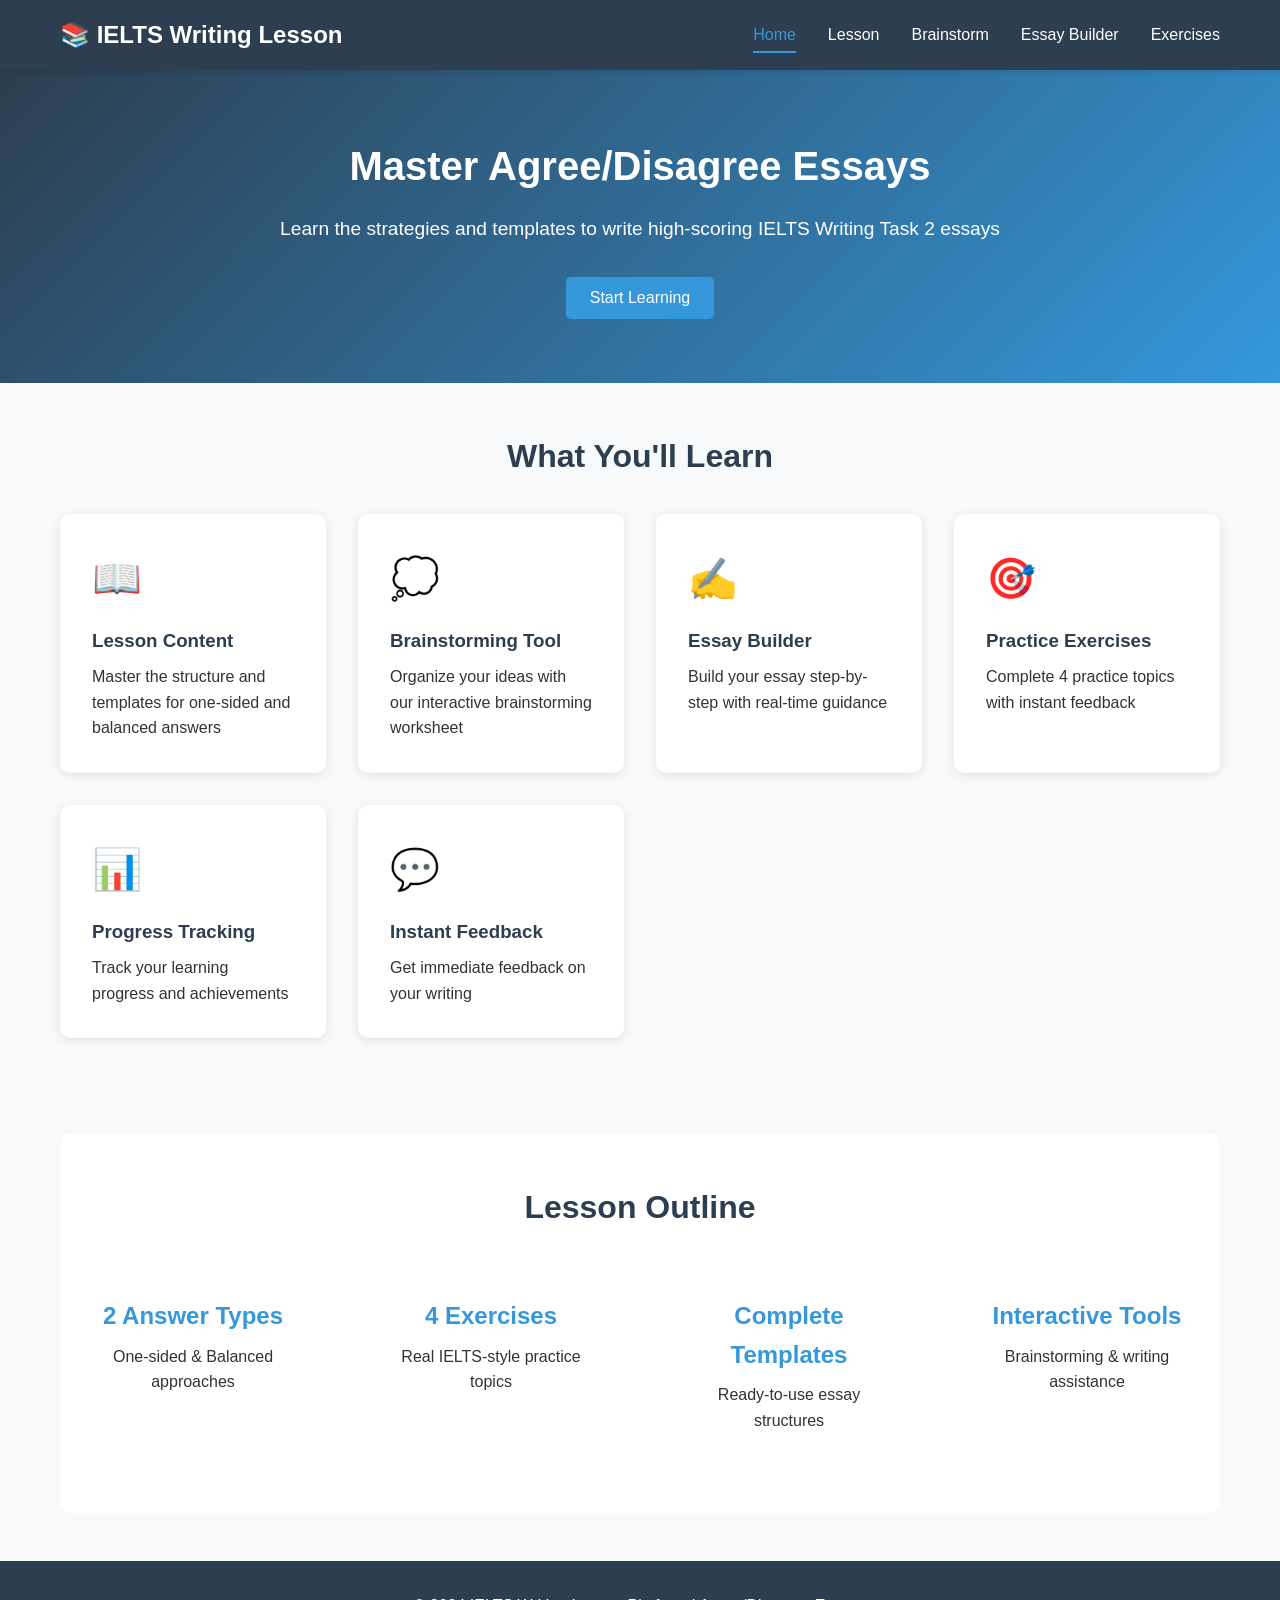
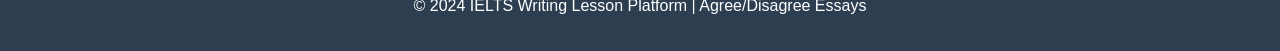
<file: index.html>
<!DOCTYPE html>
<html lang="en">
<head>
    <meta charset="UTF-8">
    <meta name="viewport" content="width=device-width, initial-scale=1.0">
    <title>IELTS Writing - Agree/Disagree Essay</title>
    <link rel="stylesheet" href="css/style.css">
</head>
<body>
    <nav class="navbar">
        <div class="container">
            <div class="logo">📚 IELTS Writing Lesson</div>
            <ul class="nav-menu">
                <li><a href="#" class="active">Home</a></li>
                <li><a href="pages/lesson.html">Lesson</a></li>
                <li><a href="pages/brainstorm.html">Brainstorm</a></li>
                <li><a href="pages/essay-builder.html">Essay Builder</a></li>
                <li><a href="pages/exercises.html">Exercises</a></li>
            </ul>
        </div>
    </nav>

    <header class="hero">
        <div class="container">
            <h1>Master Agree/Disagree Essays</h1>
            <p>Learn the strategies and templates to write high-scoring IELTS Writing Task 2 essays</p>
            <button class="btn btn-primary" onclick="location.href='pages/lesson.html'">Start Learning</button>
        </div>
    </header>

    <main class="container">
        <section class="features">
            <h2>What You'll Learn</h2>
            <div class="feature-grid">
                <div class="feature-card">
                    <div class="icon">📖</div>
                    <h3>Lesson Content</h3>
                    <p>Master the structure and templates for one-sided and balanced answers</p>
                </div>
                <div class="feature-card">
                    <div class="icon">💭</div>
                    <h3>Brainstorming Tool</h3>
                    <p>Organize your ideas with our interactive brainstorming worksheet</p>
                </div>
                <div class="feature-card">
                    <div class="icon">✍️</div>
                    <h3>Essay Builder</h3>
                    <p>Build your essay step-by-step with real-time guidance</p>
                </div>
                <div class="feature-card">
                    <div class="icon">🎯</div>
                    <h3>Practice Exercises</h3>
                    <p>Complete 4 practice topics with instant feedback</p>
                </div>
                <div class="feature-card">
                    <div class="icon">📊</div>
                    <h3>Progress Tracking</h3>
                    <p>Track your learning progress and achievements</p>
                </div>
                <div class="feature-card">
                    <div class="icon">💬</div>
                    <h3>Instant Feedback</h3>
                    <p>Get immediate feedback on your writing</p>
                </div>
            </div>
        </section>

        <section class="quick-stats">
            <h2>Lesson Outline</h2>
            <div class="stats-grid">
                <div class="stat">
                    <h4>2 Answer Types</h4>
                    <p>One-sided & Balanced approaches</p>
                </div>
                <div class="stat">
                    <h4>4 Exercises</h4>
                    <p>Real IELTS-style practice topics</p>
                </div>
                <div class="stat">
                    <h4>Complete Templates</h4>
                    <p>Ready-to-use essay structures</p>
                </div>
                <div class="stat">
                    <h4>Interactive Tools</h4>
                    <p>Brainstorming & writing assistance</p>
                </div>
            </div>
        </section>
    </main>

    <footer class="footer">
        <div class="container">
            <p>&copy; 2024 IELTS Writing Lesson Platform | Agree/Disagree Essays</p>
        </div>
    </footer>

    <script src="js/main.js"></script>
</body>
</html>
</file>
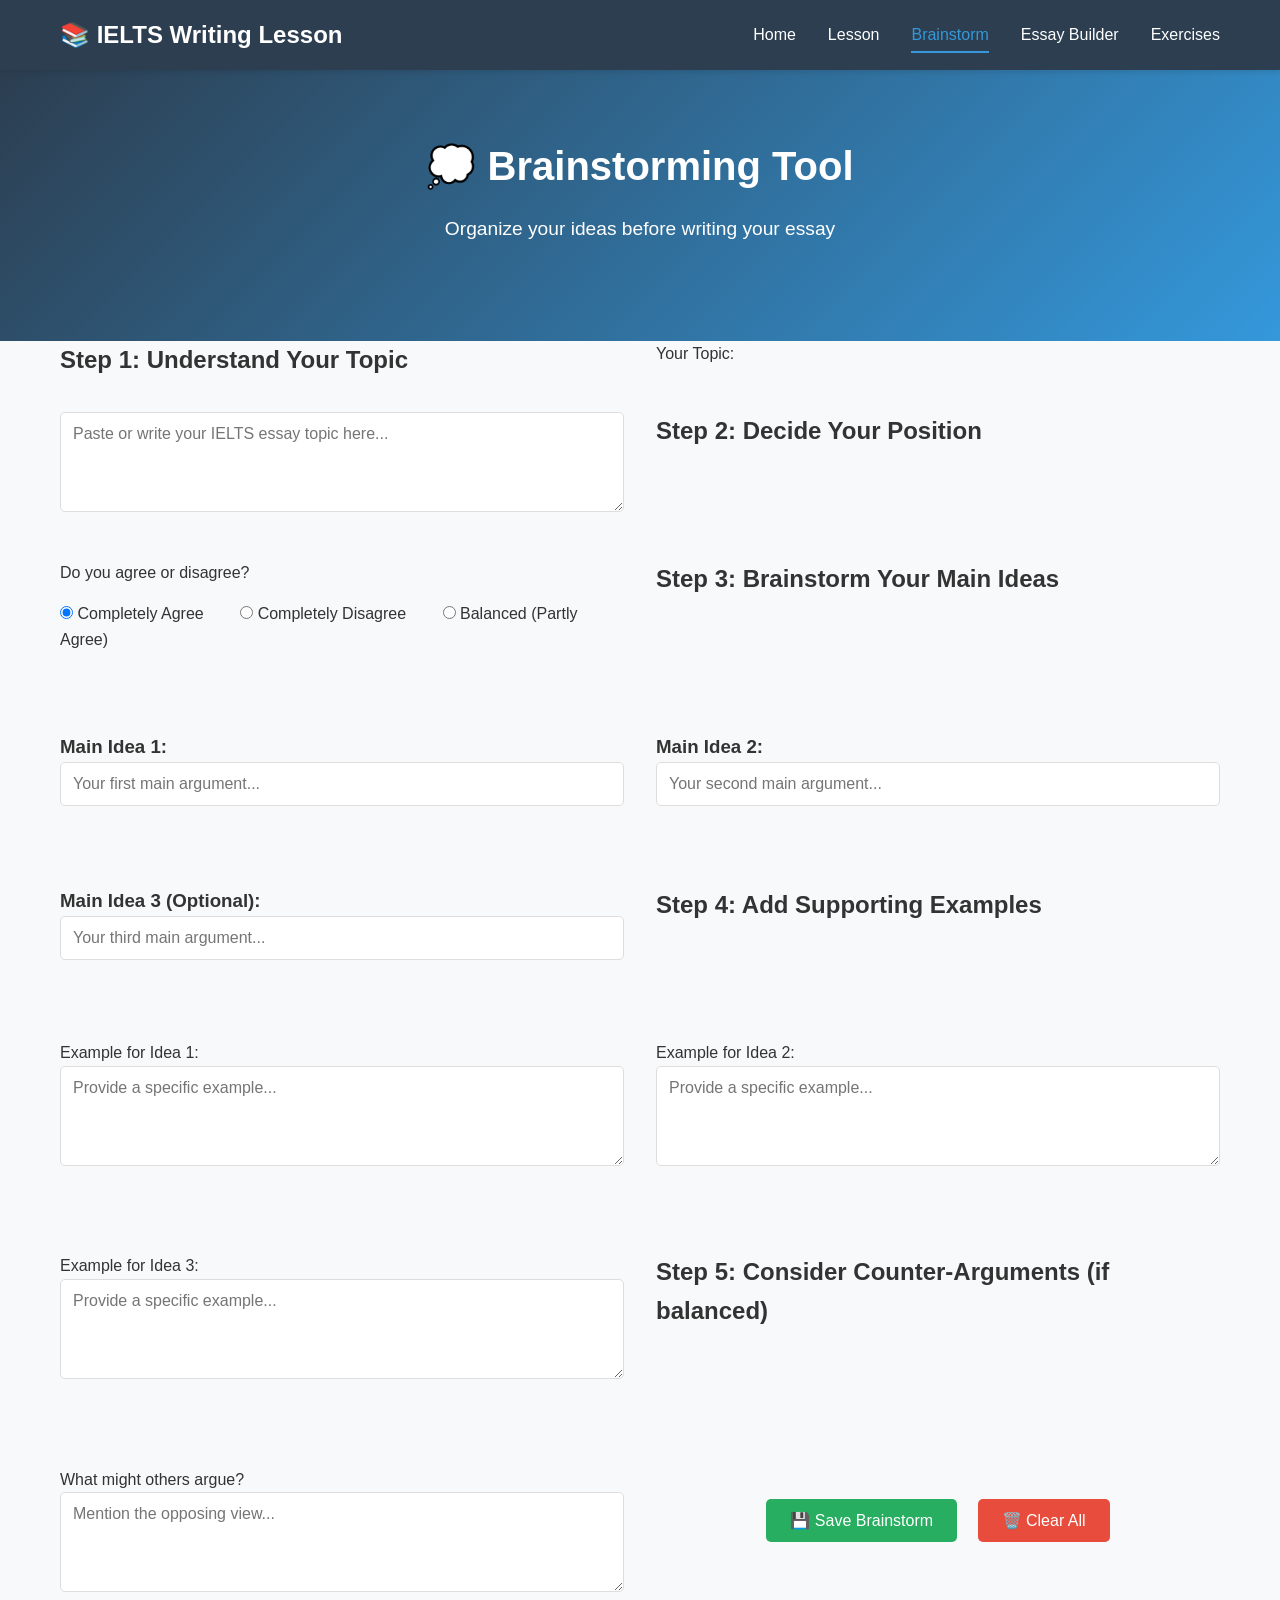
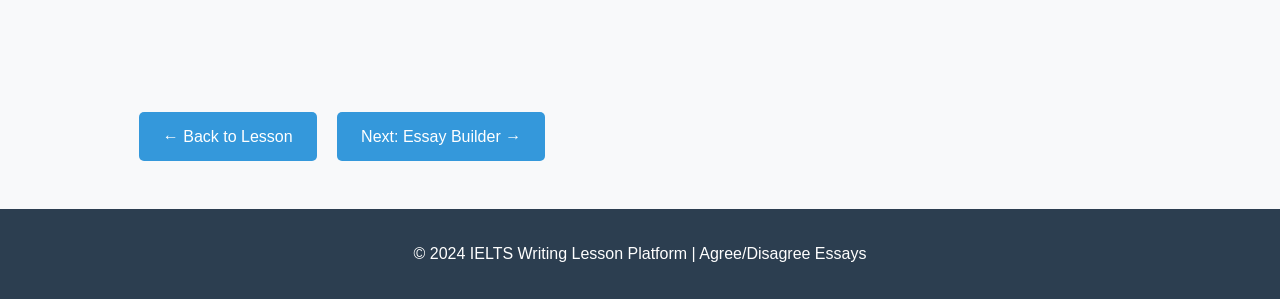
<file: pages/brainstorm.html>
<!DOCTYPE html>
<html lang="en">
<head>
    <meta charset="UTF-8">
    <meta name="viewport" content="width=device-width, initial-scale=1.0">
    <title>Brainstorm Tool - IELTS Writing</title>
    <link rel="stylesheet" href="../css/style.css">
</head>
<body>
    <nav class="navbar">
        <div class="container">
            <div class="logo">📚 IELTS Writing Lesson</div>
            <ul class="nav-menu">
                <li><a href="../index.html">Home</a></li>
                <li><a href="lesson.html">Lesson</a></li>
                <li><a href="brainstorm.html" class="active">Brainstorm</a></li>
                <li><a href="essay-builder.html">Essay Builder</a></li>
                <li><a href="exercises.html">Exercises</a></li>
            </ul>
        </div>
    </nav>

    <header class="hero">
        <div class="container">
            <h1>💭 Brainstorming Tool</h1>
            <p>Organize your ideas before writing your essay</p>
        </div>
    </header>

    <main class="container">
        <div class="brainstorm-container">
            <h2>Step 1: Understand Your Topic</h2>
            <label>Your Topic:</label>
            <textarea id="topic-input" placeholder="Paste or write your IELTS essay topic here..."></textarea>

            <h2>Step 2: Decide Your Position</h2>
            <div style="margin-bottom: 2rem;">
                <label>Do you agree or disagree?</label>
                <div style="margin: 1rem 0;">
                    <label style="margin-right: 2rem;">
                        <input type="radio" name="opinion" value="agree" checked> Completely Agree
                    </label>
                    <label style="margin-right: 2rem;">
                        <input type="radio" name="opinion" value="disagree"> Completely Disagree
                    </label>
                    <label>
                        <input type="radio" name="opinion" value="balanced"> Balanced (Partly Agree)
                    </label>
                </div>
            </div>

            <h2>Step 3: Brainstorm Your Main Ideas</h2>
            <div style="margin-bottom: 2rem;">
                <h3>Main Idea 1:</h3>
                <input type="text" class="brainstorm-input" id="idea1" placeholder="Your first main argument...">
            </div>

            <div style="margin-bottom: 2rem;">
                <h3>Main Idea 2:</h3>
                <input type="text" class="brainstorm-input" id="idea2" placeholder="Your second main argument...">
            </div>

            <div style="margin-bottom: 2rem;">
                <h3>Main Idea 3 (Optional):</h3>
                <input type="text" class="brainstorm-input" id="idea3" placeholder="Your third main argument...">
            </div>

            <h2>Step 4: Add Supporting Examples</h2>
            <div style="margin-bottom: 2rem;">
                <label>Example for Idea 1:</label>
                <textarea id="example1" placeholder="Provide a specific example..."></textarea>
            </div>

            <div style="margin-bottom: 2rem;">
                <label>Example for Idea 2:</label>
                <textarea id="example2" placeholder="Provide a specific example..."></textarea>
            </div>

            <div style="margin-bottom: 2rem;">
                <label>Example for Idea 3:</label>
                <textarea id="example3" placeholder="Provide a specific example..."></textarea>
            </div>

            <h2>Step 5: Consider Counter-Arguments (if balanced)</h2>
            <div style="margin-bottom: 2rem;">
                <label>What might others argue?</label>
                <textarea id="counter-arg" placeholder="Mention the opposing view..."></textarea>
            </div>

            <div style="text-align: center; margin: 2rem 0;">
                <button class="btn btn-secondary" onclick="saveBrainstorm()">💾 Save Brainstorm</button>
                <button class="btn btn-danger" onclick="clearBrainstorm()" style="margin-left: 1rem;">🗑️ Clear All</button>
            </div>

            <div style="text-align: center; margin-top: 2rem;">
                <a href="lesson.html" class="btn btn-primary">← Back to Lesson</a>
                <a href="essay-builder.html" class="btn btn-primary" style="margin-left: 1rem;">Next: Essay Builder →</a>
            </div>
        </div>
    </main>

    <footer class="footer">
        <div class="container">
            <p>&copy; 2024 IELTS Writing Lesson Platform | Agree/Disagree Essays</p>
        </div>
    </footer>

    <script src="../js/main.js"></script>
    <script>
        // Load brainstorm from localStorage
        function loadBrainstorm() {
            const saved = localStorage.getItem('brainstorm');
            if (saved) {
                const data = JSON.parse(saved);
                document.getElementById('topic-input').value = data.topic || '';
                document.getElementById('idea1').value = data.idea1 || '';
                document.getElementById('idea2').value = data.idea2 || '';
                document.getElementById('idea3').value = data.idea3 || '';
                document.getElementById('example1').value = data.example1 || '';
                document.getElementById('example2').value = data.example2 || '';
                document.getElementById('example3').value = data.example3 || '';
                document.getElementById('counter-arg').value = data.counterArg || '';
                
                const opinionRadios = document.querySelectorAll('input[name="opinion"]');
                opinionRadios.forEach(radio => {
                    if (radio.value === data.opinionType) {
                        radio.checked = true;
                    }
                });
            }
        }

        // Save brainstorm to localStorage
        function saveBrainstorm() {
            const brainstormData = {
                topic: document.getElementById('topic-input').value,
                opinionType: document.querySelector('input[name="opinion"]:checked').value,
                idea1: document.getElementById('idea1').value,
                idea2: document.getElementById('idea2').value,
                idea3: document.getElementById('idea3').value,
                example1: document.getElementById('example1').value,
                example2: document.getElementById('example2').value,
                example3: document.getElementById('example3').value,
                counterArg: document.getElementById('counter-arg').value
            };
            
            localStorage.setItem('brainstorm', JSON.stringify(brainstormData));
            alert('✅ Brainstorm saved successfully!');
            updateProgress('brainstorm');
        }

        // Clear brainstorm
        function clearBrainstorm() {
            if (confirm('Are you sure you want to clear everything?')) {
                document.getElementById('topic-input').value = '';
                document.getElementById('idea1').value = '';
                document.getElementById('idea2').value = '';
                document.getElementById('idea3').value = '';
                document.getElementById('example1').value = '';
                document.getElementById('example2').value = '';
                document.getElementById('example3').value = '';
                document.getElementById('counter-arg').value = '';
                localStorage.removeItem('brainstorm');
                alert('✅ Cleared!');
            }
        }

        // Load on page load
        window.addEventListener('load', loadBrainstorm);
    </script>
</body>
</html>
</file>
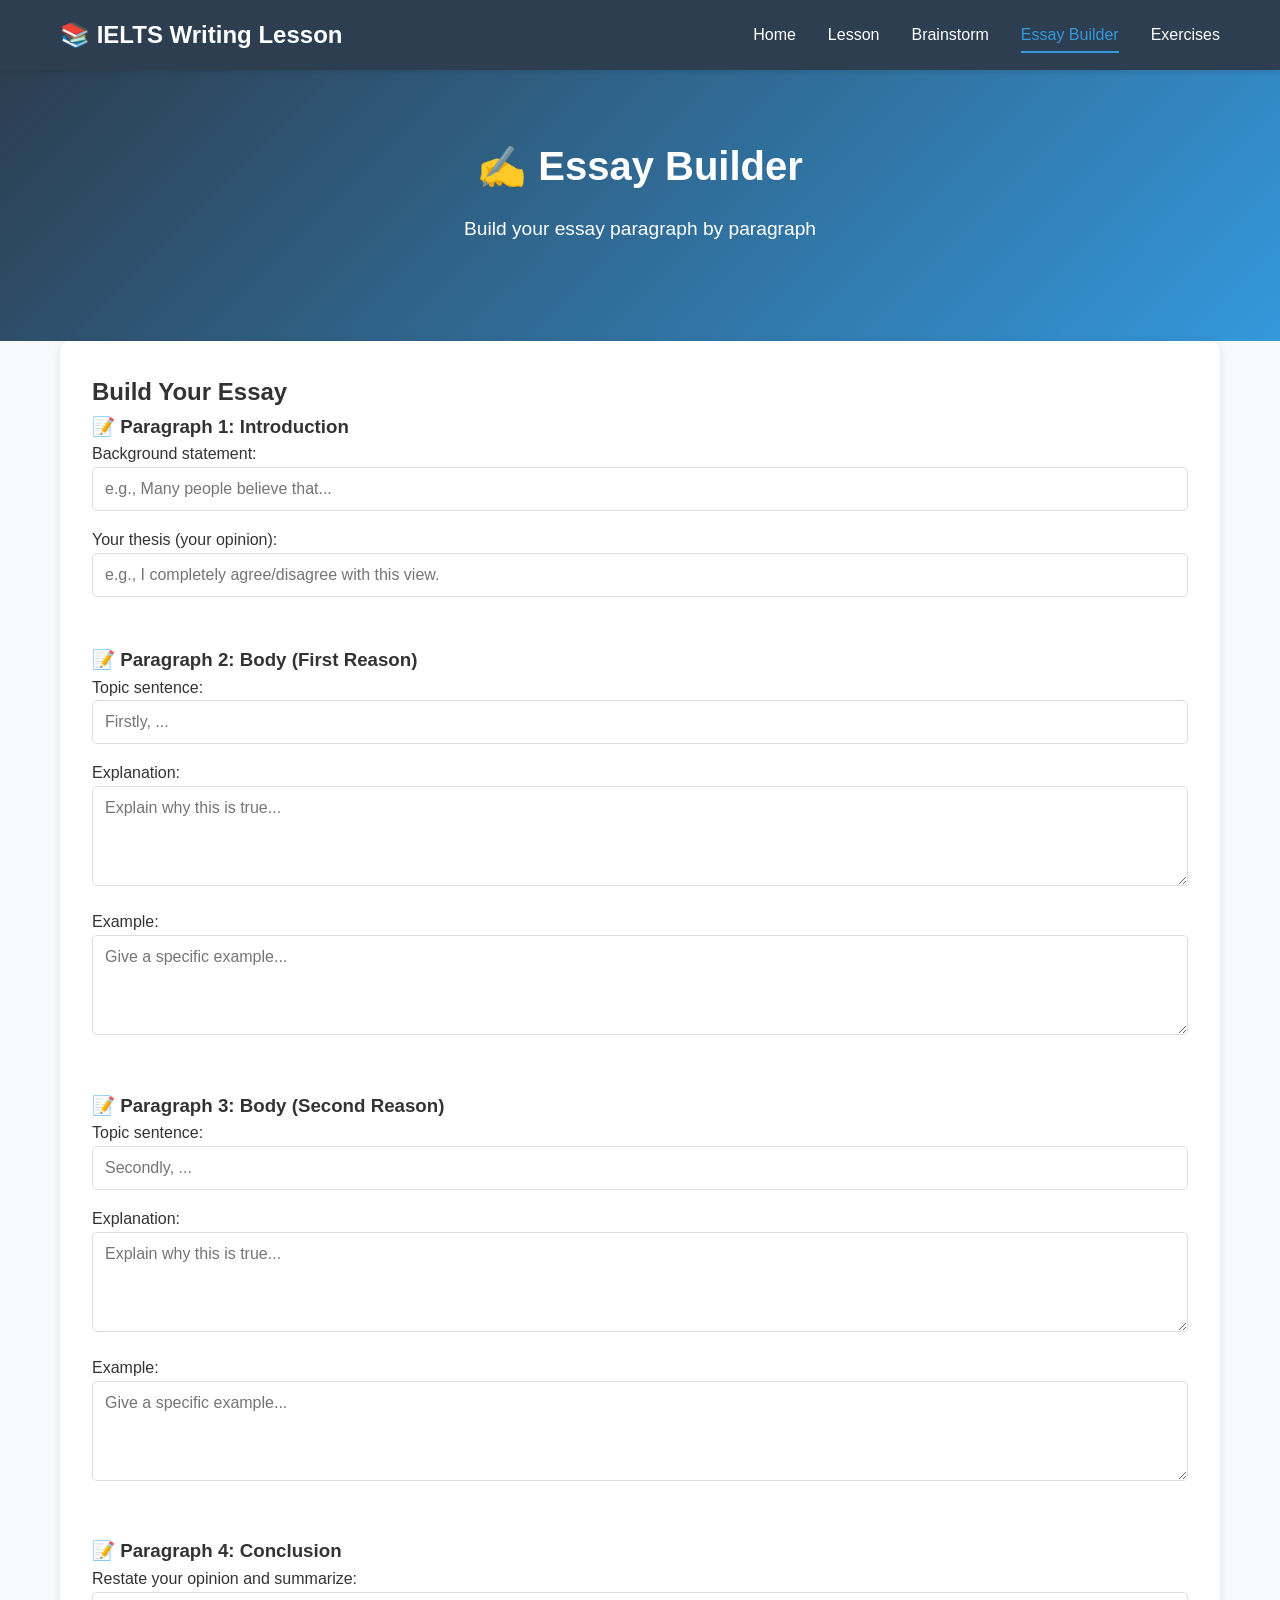
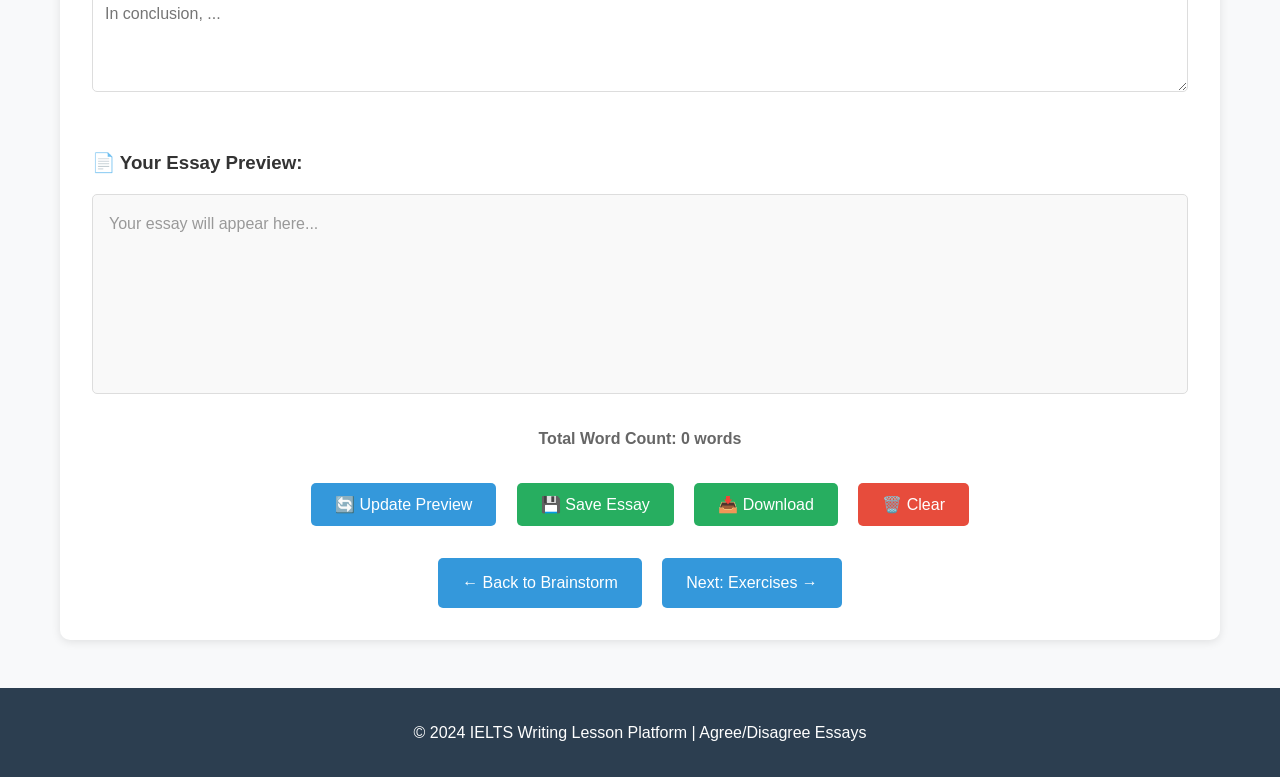
<file: pages/essay-builder.html>
<!DOCTYPE html>
<html lang="en">
<head>
    <meta charset="UTF-8">
    <meta name="viewport" content="width=device-width, initial-scale=1.0">
    <title>Essay Builder - IELTS Writing</title>
    <link rel="stylesheet" href="../css/style.css">
</head>
<body>
    <nav class="navbar">
        <div class="container">
            <div class="logo">📚 IELTS Writing Lesson</div>
            <ul class="nav-menu">
                <li><a href="../index.html">Home</a></li>
                <li><a href="lesson.html">Lesson</a></li>
                <li><a href="brainstorm.html">Brainstorm</a></li>
                <li><a href="essay-builder.html" class="active">Essay Builder</a></li>
                <li><a href="exercises.html">Exercises</a></li>
            </ul>
        </div>
    </nav>

    <header class="hero">
        <div class="container">
            <h1>✍️ Essay Builder</h1>
            <p>Build your essay paragraph by paragraph</p>
        </div>
    </header>

    <main class="container">
        <div class="essay-builder">
            <h2>Build Your Essay</h2>

            <!-- Paragraph 1: Introduction -->
            <div style="margin-bottom: 2rem;">
                <h3>📝 Paragraph 1: Introduction</h3>
                <label>Background statement:</label>
                <input type="text" class="brainstorm-input" id="intro-bg" placeholder="e.g., Many people believe that...">
                
                <label>Your thesis (your opinion):</label>
                <input type="text" class="brainstorm-input" id="intro-thesis" placeholder="e.g., I completely agree/disagree with this view.">
            </div>

            <!-- Paragraph 2: Body 1 -->
            <div style="margin-bottom: 2rem;">
                <h3>📝 Paragraph 2: Body (First Reason)</h3>
                <label>Topic sentence:</label>
                <input type="text" class="brainstorm-input" id="para1-topic" placeholder="Firstly, ...">
                
                <label>Explanation:</label>
                <textarea id="para1-explain" placeholder="Explain why this is true..."></textarea>
                
                <label>Example:</label>
                <textarea id="para1-example" placeholder="Give a specific example..."></textarea>
            </div>

            <!-- Paragraph 3: Body 2 -->
            <div style="margin-bottom: 2rem;">
                <h3>📝 Paragraph 3: Body (Second Reason)</h3>
                <label>Topic sentence:</label>
                <input type="text" class="brainstorm-input" id="para2-topic" placeholder="Secondly, ...">
                
                <label>Explanation:</label>
                <textarea id="para2-explain" placeholder="Explain why this is true..."></textarea>
                
                <label>Example:</label>
                <textarea id="para2-example" placeholder="Give a specific example..."></textarea>
            </div>

            <!-- Paragraph 4: Conclusion -->
            <div style="margin-bottom: 2rem;">
                <h3>📝 Paragraph 4: Conclusion</h3>
                <label>Restate your opinion and summarize:</label>
                <textarea id="conclusion" placeholder="In conclusion, ..."></textarea>
            </div>

            <!-- Essay Preview -->
            <div style="margin-bottom: 2rem;">
                <h3>📄 Your Essay Preview:</h3>
                <div class="essay-preview" id="essay-preview" style="border: 1px solid #ddd; padding: 1rem; min-height: 200px; background-color: #f9f9f9;">
                    <p style="color: #999;">Your essay will appear here...</p>
                </div>
            </div>

            <!-- Word Count -->
            <div style="text-align: center; margin-bottom: 2rem; color: #666;">
                <strong>Total Word Count: <span id="total-words">0</span> words</strong>
            </div>

            <!-- Action Buttons -->
            <div style="text-align: center; margin-bottom: 2rem;">
                <button class="btn btn-primary" onclick="updatePreview()">🔄 Update Preview</button>
                <button class="btn btn-secondary" onclick="saveEssay()" style="margin-left: 1rem;">💾 Save Essay</button>
                <button class="btn btn-secondary" onclick="downloadEssay()" style="margin-left: 1rem;">📥 Download</button>
                <button class="btn btn-danger" onclick="clearEssay()" style="margin-left: 1rem;">🗑️ Clear</button>
            </div>

            <div style="text-align: center; margin-top: 2rem;">
                <a href="brainstorm.html" class="btn btn-primary">← Back to Brainstorm</a>
                <a href="exercises.html" class="btn btn-primary" style="margin-left: 1rem;">Next: Exercises →</a>
            </div>
        </div>
    </main>

    <footer class="footer">
        <div class="container">
            <p>&copy; 2024 IELTS Writing Lesson Platform | Agree/Disagree Essays</p>
        </div>
    </footer>

    <script src="../js/main.js"></script>
    <script>
        // Word counter
        function countWords(text) {
            return text.trim().split(/\s+/).filter(word => word.length > 0).length;
        }

        // Update preview
        function updatePreview() {
            const introBg = document.getElementById('intro-bg').value;
            const introThesis = document.getElementById('intro-thesis').value;
            const para1Topic = document.getElementById('para1-topic').value;
            const para1Explain = document.getElementById('para1-explain').value;
            const para1Example = document.getElementById('para1-example').value;
            const para2Topic = document.getElementById('para2-topic').value;
            const para2Explain = document.getElementById('para2-explain').value;
            const para2Example = document.getElementById('para2-example').value;
            const conclusion = document.getElementById('conclusion').value;

            let essay = '';
            
            if (introBg || introThesis) {
                essay += `<p><strong>Introduction:</strong> ${introBg} ${introThesis}</p>`;
            }
            
            if (para1Topic || para1Explain || para1Example) {
                essay += `<p><strong>First Reason:</strong> ${para1Topic} ${para1Explain} ${para1Example}</p>`;
            }
            
            if (para2Topic || para2Explain || para2Example) {
                essay += `<p><strong>Second Reason:</strong> ${para2Topic} ${para2Explain} ${para2Example}</p>`;
            }
            
            if (conclusion) {
                essay += `<p><strong>Conclusion:</strong> ${conclusion}</p>`;
            }

            const totalText = introBg + introThesis + para1Topic + para1Explain + para1Example + para2Topic + para2Explain + para2Example + conclusion;
            const totalWords = countWords(totalText);

            document.getElementById('essay-preview').innerHTML = essay || '<p style="color: #999;">Your essay will appear here...</p>';
            document.getElementById('total-words').textContent = totalWords;
        }

        // Save essay
        function saveEssay() {
            const essay = {
                introBg: document.getElementById('intro-bg').value,
                introThesis: document.getElementById('intro-thesis').value,
                para1Topic: document.getElementById('para1-topic').value,
                para1Explain: document.getElementById('para1-explain').value,
                para1Example: document.getElementById('para1-example').value,
                para2Topic: document.getElementById('para2-topic').value,
                para2Explain: document.getElementById('para2-explain').value,
                para2Example: document.getElementById('para2-example').value,
                conclusion: document.getElementById('conclusion').value
            };
            
            localStorage.setItem('essayBuilder', JSON.stringify(essay));
            alert('✅ Essay saved successfully!');
            updateProgress('essay');
        }

        // Download essay
        function downloadEssay() {
            const introBg = document.getElementById('intro-bg').value;
            const introThesis = document.getElementById('intro-thesis').value;
            const para1Topic = document.getElementById('para1-topic').value;
            const para1Explain = document.getElementById('para1-explain').value;
            const para1Example = document.getElementById('para1-example').value;
            const para2Topic = document.getElementById('para2-topic').value;
            const para2Explain = document.getElementById('para2-explain').value;
            const para2Example = document.getElementById('para2-example').value;
            const conclusion = document.getElementById('conclusion').value;

            const fullEssay = `IELTS Essay\n\nIntroduction:\n${introBg}\n${introThesis}\n\nFirst Reason:\n${para1Topic}\n${para1Explain}\n${para1Example}\n\nSecond Reason:\n${para2Topic}\n${para2Explain}\n${para2Example}\n\nConclusion:\n${conclusion}`;

            const element = document.createElement('a');
            element.setAttribute('href', 'data:text/plain;charset=utf-8,' + encodeURIComponent(fullEssay));
            element.setAttribute('download', 'my-essay.txt');
            element.style.display = 'none';
            document.body.appendChild(element);
            element.click();
            document.body.removeChild(element);
        }

        // Clear essay
        function clearEssay() {
            if (confirm('Are you sure you want to clear everything?')) {
                document.getElementById('intro-bg').value = '';
                document.getElementById('intro-thesis').value = '';
                document.getElementById('para1-topic').value = '';
                document.getElementById('para1-explain').value = '';
                document.getElementById('para1-example').value = '';
                document.getElementById('para2-topic').value = '';
                document.getElementById('para2-explain').value = '';
                document.getElementById('para2-example').value = '';
                document.getElementById('conclusion').value = '';
                updatePreview();
            }
        }

        // Load saved essay
        function loadSavedEssay() {
            const saved = localStorage.getItem('essayBuilder');
            if (saved) {
                const essay = JSON.parse(saved);
                document.getElementById('intro-bg').value = essay.introBg || '';
                document.getElementById('intro-thesis').value = essay.introThesis || '';
                document.getElementById('para1-topic').value = essay.para1Topic || '';
                document.getElementById('para1-explain').value = essay.para1Explain || '';
                document.getElementById('para1-example').value = essay.para1Example || '';
                document.getElementById('para2-topic').value = essay.para2Topic || '';
                document.getElementById('para2-explain').value = essay.para2Explain || '';
                document.getElementById('para2-example').value = essay.para2Example || '';
                document.getElementById('conclusion').value = essay.conclusion || '';
                updatePreview();
            }
        }

        // Initialize on page load
        window.addEventListener('load', function() {
            loadSavedEssay();
            
            document.querySelectorAll('input, textarea').forEach(el => {
                el.addEventListener('input', function() {
                    updatePreview();
                });
            });
        });
    </script>
</body>
</html>
</file>
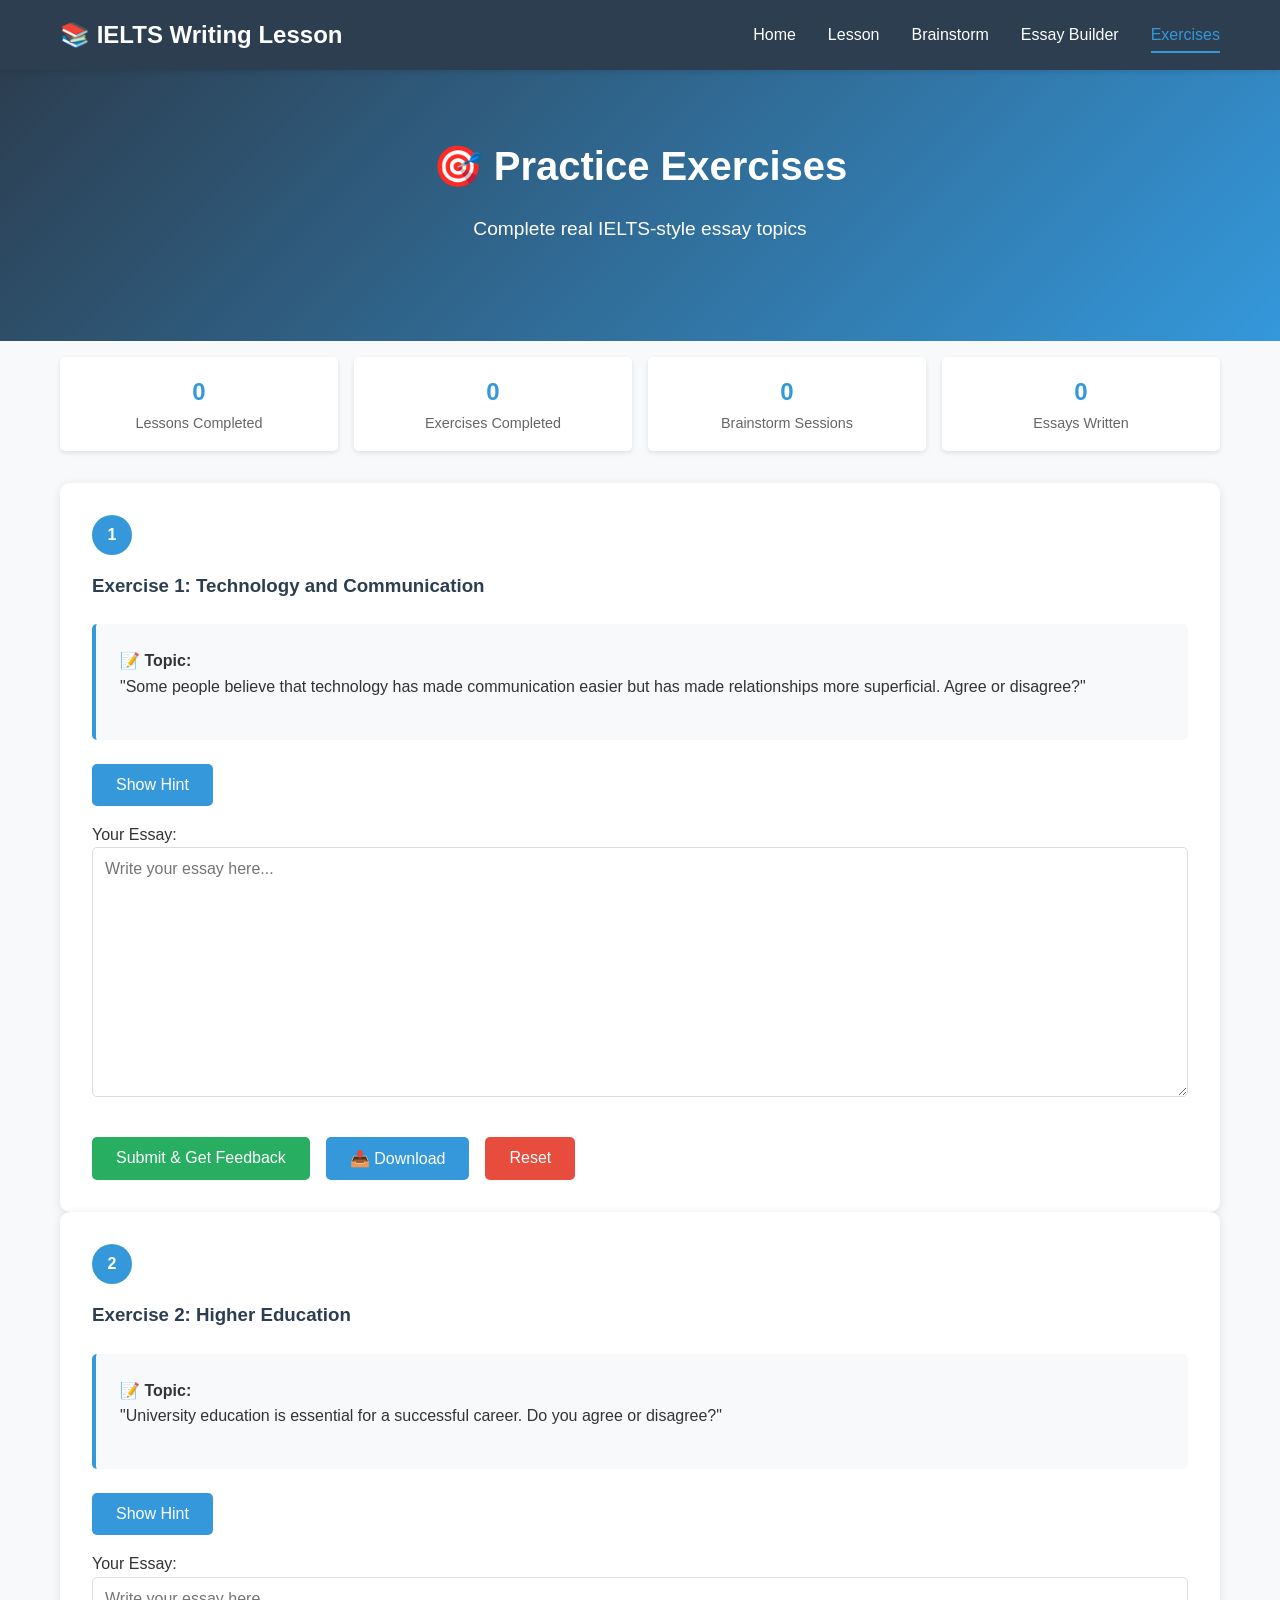
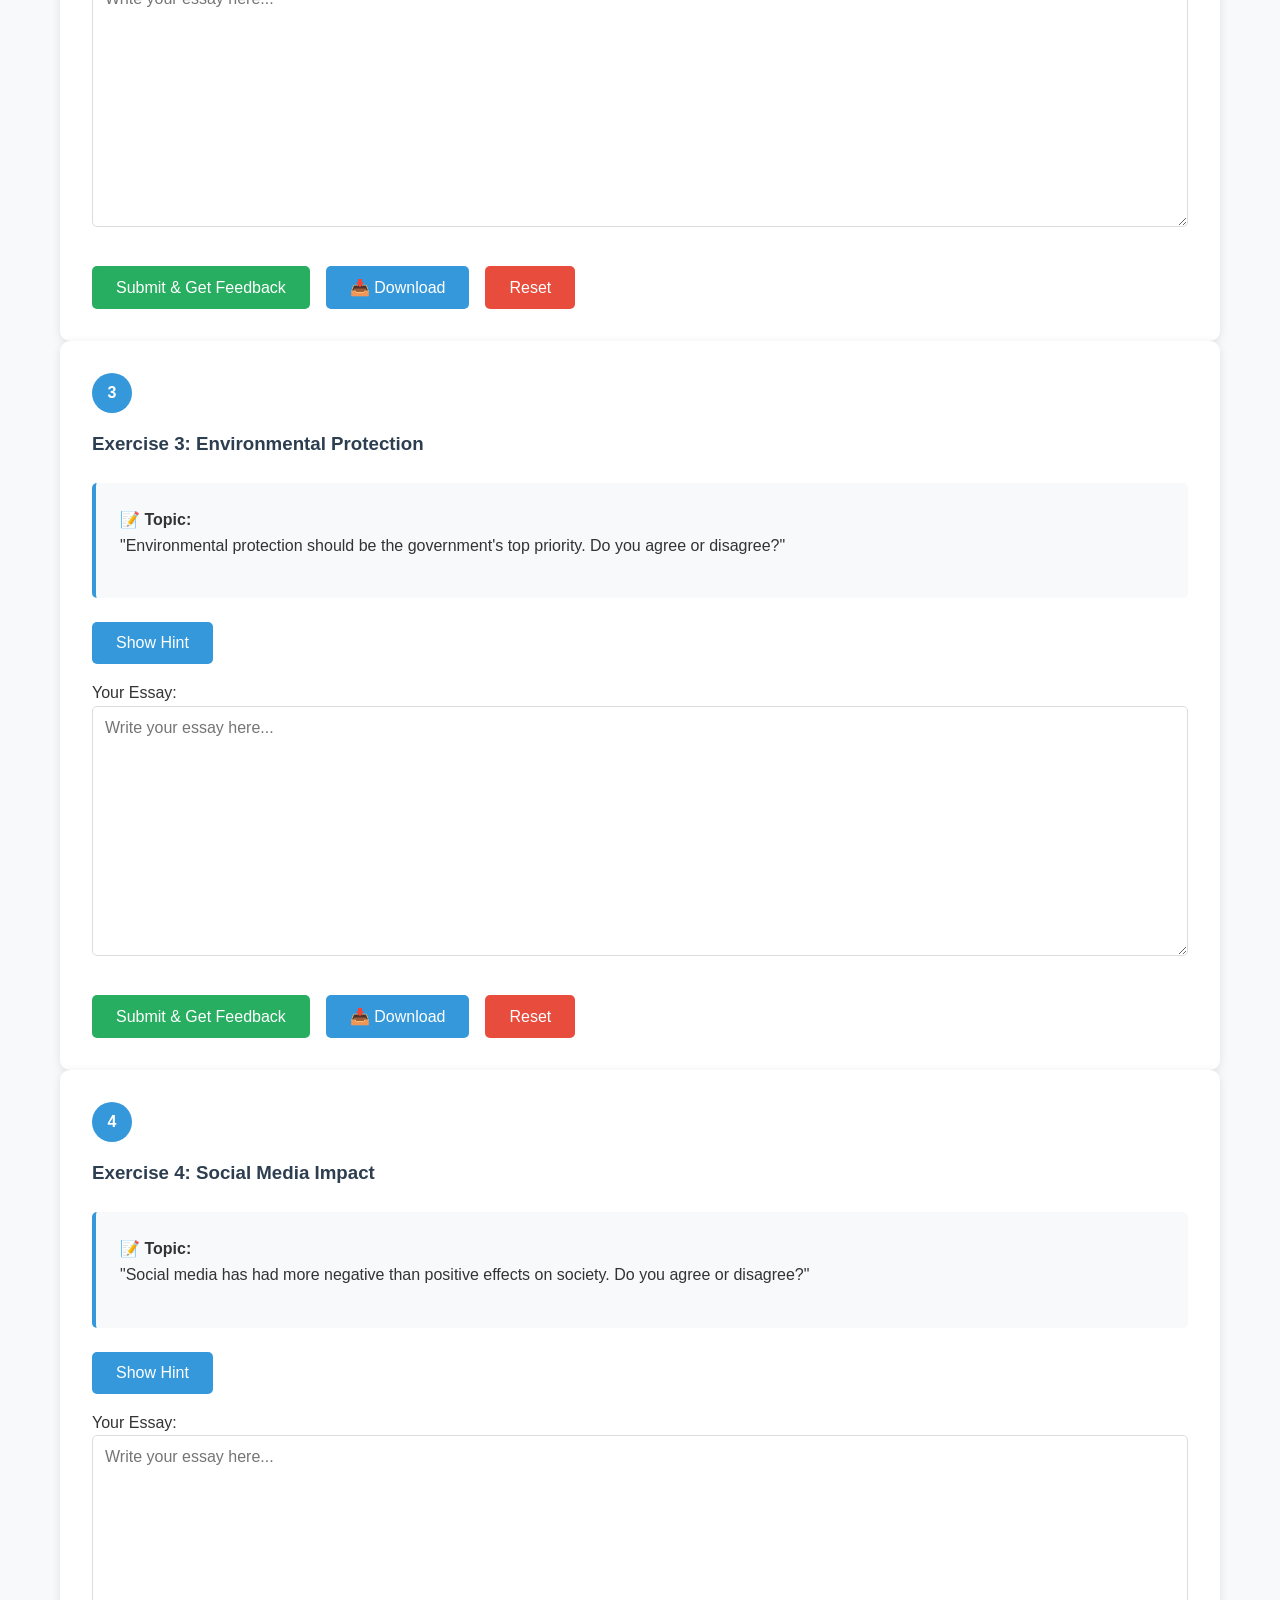
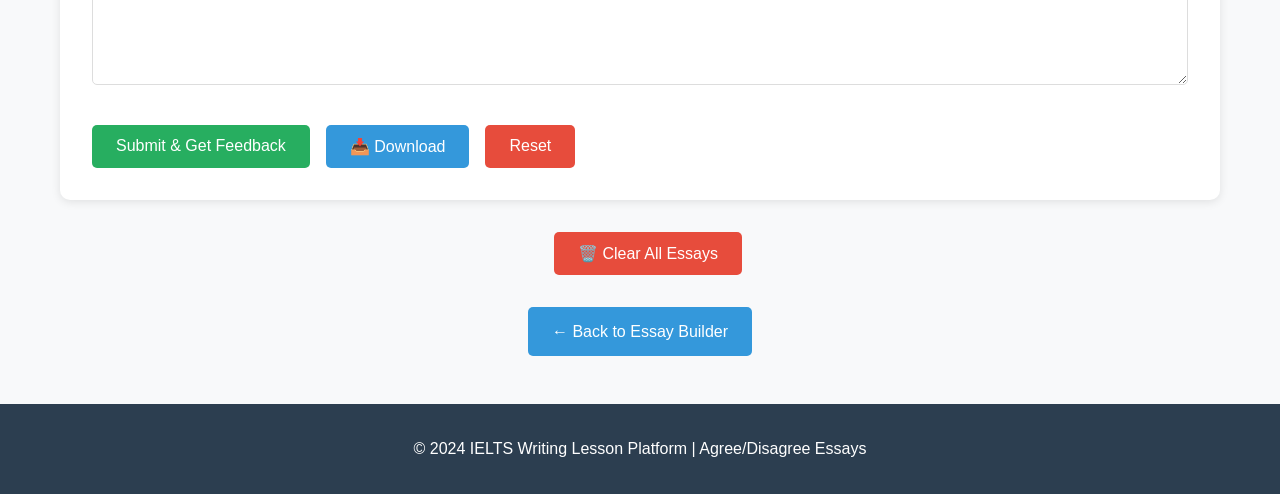
<file: pages/exercises.html>
<!DOCTYPE html>
<html lang="en">
<head>
    <meta charset="UTF-8">
    <meta name="viewport" content="width=device-width, initial-scale=1.0">
    <title>Exercises - IELTS Writing</title>
    <link rel="stylesheet" href="../css/style.css">
</head>
<body>
    <nav class="navbar">
        <div class="container">
            <div class="logo">📚 IELTS Writing Lesson</div>
            <ul class="nav-menu">
                <li><a href="../index.html">Home</a></li>
                <li><a href="lesson.html">Lesson</a></li>
                <li><a href="brainstorm.html">Brainstorm</a></li>
                <li><a href="essay-builder.html">Essay Builder</a></li>
                <li><a href="exercises.html" class="active">Exercises</a></li>
            </ul>
        </div>
    </nav>

    <header class="hero">
        <div class="container">
            <h1>🎯 Practice Exercises</h1>
            <p>Complete real IELTS-style essay topics</p>
        </div>
    </header>

    <main class="container">
        <!-- Progress Display -->
        <div id="progress-display" style="margin-bottom: 2rem;"></div>

        <!-- Exercise 1 -->
        <div class="exercise-card">
            <div class="exercise-number">1</div>
            <h3>Exercise 1: Technology and Communication</h3>
            
            <div class="template-box">
                <strong>📝 Topic:</strong>
                <p>"Some people believe that technology has made communication easier but has made relationships more superficial. Agree or disagree?"</p>
            </div>

            <button class="btn btn-primary" onclick="toggleHint(this)">Show Hint</button>
            <div class="hint">
                <strong>Hint:</strong>
                <ul>
                    <li>Consider both positive and negative aspects of technology on relationships</li>
                    <li>You can use a balanced approach: acknowledge one side but favor the other</li>
                    <li>Examples: social media, video calls, instant messaging, long-distance relationships</li>
                    <li>Target: 250-300 words, 4-5 paragraphs</li>
                </ul>
            </div>

            <label style="display: block; margin-top: 1rem;">Your Essay:</label>
            <textarea id="exercise-1-answer" placeholder="Write your essay here..." style="min-height: 250px;"></textarea>

            <div style="margin-top: 1rem; display: flex; gap: 1rem; flex-wrap: wrap;">
                <button class="btn btn-secondary" onclick="submitExercise(1)">Submit & Get Feedback</button>
                <button class="btn btn-primary" onclick="downloadEssay(1)">📥 Download</button>
                <button class="btn btn-danger" onclick="resetExercise(1)">Reset</button>
            </div>

            <div id="exercise-1-feedback"></div>
        </div>

        <!-- Exercise 2 -->
        <div class="exercise-card">
            <div class="exercise-number">2</div>
            <h3>Exercise 2: Higher Education</h3>
            
            <div class="template-box">
                <strong>📝 Topic:</strong>
                <p>"University education is essential for a successful career. Do you agree or disagree?"</p>
            </div>

            <button class="btn btn-primary" onclick="toggleHint(this)">Show Hint</button>
            <div class="hint">
                <strong>Hint:</strong>
                <ul>
                    <li>Consider alternative paths like vocational training, apprenticeships</li>
                    <li>Discuss different industries (tech, business, trades)</li>
                    <li>You might present both sides but take a clear position</li>
                    <li>Examples: self-taught programmers, business entrepreneurs, licensed tradespeople</li>
                    <li>Target: 250-300 words, 4-5 paragraphs</li>
                </ul>
            </div>

            <label style="display: block; margin-top: 1rem;">Your Essay:</label>
            <textarea id="exercise-2-answer" placeholder="Write your essay here..." style="min-height: 250px;"></textarea>

            <div style="margin-top: 1rem; display: flex; gap: 1rem; flex-wrap: wrap;">
                <button class="btn btn-secondary" onclick="submitExercise(2)">Submit & Get Feedback</button>
                <button class="btn btn-primary" onclick="downloadEssay(2)">📥 Download</button>
                <button class="btn btn-danger" onclick="resetExercise(2)">Reset</button>
            </div>

            <div id="exercise-2-feedback"></div>
        </div>

        <!-- Exercise 3 -->
        <div class="exercise-card">
            <div class="exercise-number">3</div>
            <h3>Exercise 3: Environmental Protection</h3>
            
            <div class="template-box">
                <strong>📝 Topic:</strong>
                <p>"Environmental protection should be the government's top priority. Do you agree or disagree?"</p>
            </div>

            <button class="btn btn-primary" onclick="toggleHint(this)">Show Hint</button>
            <div class="hint">
                <strong>Hint:</strong>
                <ul>
                    <li>Consider other government priorities: economy, healthcare, education</li>
                    <li>Discuss the balance between development and conservation</li>
                    <li>Think about long-term vs short-term consequences</li>
                    <li>Examples: climate change, renewable energy, pollution, wildlife protection</li>
                    <li>Target: 250-300 words, 4-5 paragraphs</li>
                </ul>
            </div>

            <label style="display: block; margin-top: 1rem;">Your Essay:</label>
            <textarea id="exercise-3-answer" placeholder="Write your essay here..." style="min-height: 250px;"></textarea>

            <div style="margin-top: 1rem; display: flex; gap: 1rem; flex-wrap: wrap;">
                <button class="btn btn-secondary" onclick="submitExercise(3)">Submit & Get Feedback</button>
                <button class="btn btn-primary" onclick="downloadEssay(3)">📥 Download</button>
                <button class="btn btn-danger" onclick="resetExercise(3)">Reset</button>
            </div>

            <div id="exercise-3-feedback"></div>
        </div>

        <!-- Exercise 4 -->
        <div class="exercise-card">
            <div class="exercise-number">4</div>
            <h3>Exercise 4: Social Media Impact</h3>
            
            <div class="template-box">
                <strong>📝 Topic:</strong>
                <p>"Social media has had more negative than positive effects on society. Do you agree or disagree?"</p>
            </div>

            <button class="btn btn-primary" onclick="toggleHint(this)">Show Hint</button>
            <div class="hint">
                <strong>Hint:</strong>
                <ul>
                    <li>Acknowledge positive aspects: connection, community building, business opportunities</li>
                    <li>Discuss negatives: misinformation, mental health issues, cyberbullying, addiction</li>
                    <li>Consider different perspectives: youth vs adults, developed vs developing countries</li>
                    <li>You might argue for a balanced view or lean strongly one way</li>
                    <li>Target: 250-300 words, 4-5 paragraphs</li>
                </ul>
            </div>

            <label style="display: block; margin-top: 1rem;">Your Essay:</label>
            <textarea id="exercise-4-answer" placeholder="Write your essay here..." style="min-height: 250px;"></textarea>

            <div style="margin-top: 1rem; display: flex; gap: 1rem; flex-wrap: wrap;">
                <button class="btn btn-secondary" onclick="submitExercise(4)">Submit & Get Feedback</button>
                <button class="btn btn-primary" onclick="downloadEssay(4)">📥 Download</button>
                <button class="btn btn-danger" onclick="resetExercise(4)">Reset</button>
            </div>

            <div id="exercise-4-feedback"></div>
        </div>

        <!-- Action Buttons -->
        <div style="text-align: center; margin: 2rem 0;">
            <button class="btn btn-danger" onclick="clearAllEssays()" style="margin-left: 1rem;">🗑️ Clear All Essays</button>
        </div>

        <!-- Navigation -->
        <div style="text-align: center; margin-top: 2rem; margin-bottom: 2rem;">
            <a href="essay-builder.html" class="btn btn-primary">← Back to Essay Builder</a>
        </div>
    </main>

    <footer class="footer">
        <div class="container">
            <p>&copy; 2024 IELTS Writing Lesson Platform | Agree/Disagree Essays</p>
        </div>
    </footer>

    <script src="../js/main.js"></script>
    <script>
        // Load exercises from localStorage
        function loadExercises() {
            const exercises = JSON.parse(localStorage.getItem('exercises') || '{}');
            for (let i = 1; i <= 4; i++) {
                const key = `exercise-${i}`;
                const textarea = document.getElementById(`${key}-answer`);
                if (textarea && exercises[key]) {
                    textarea.value = exercises[key];
                }
            }
        }

        // Load on page load
        window.addEventListener('load', function() {
            loadExercises();
            updateProgressDisplay();
        });
    </script>
</body>
</html>
</file>
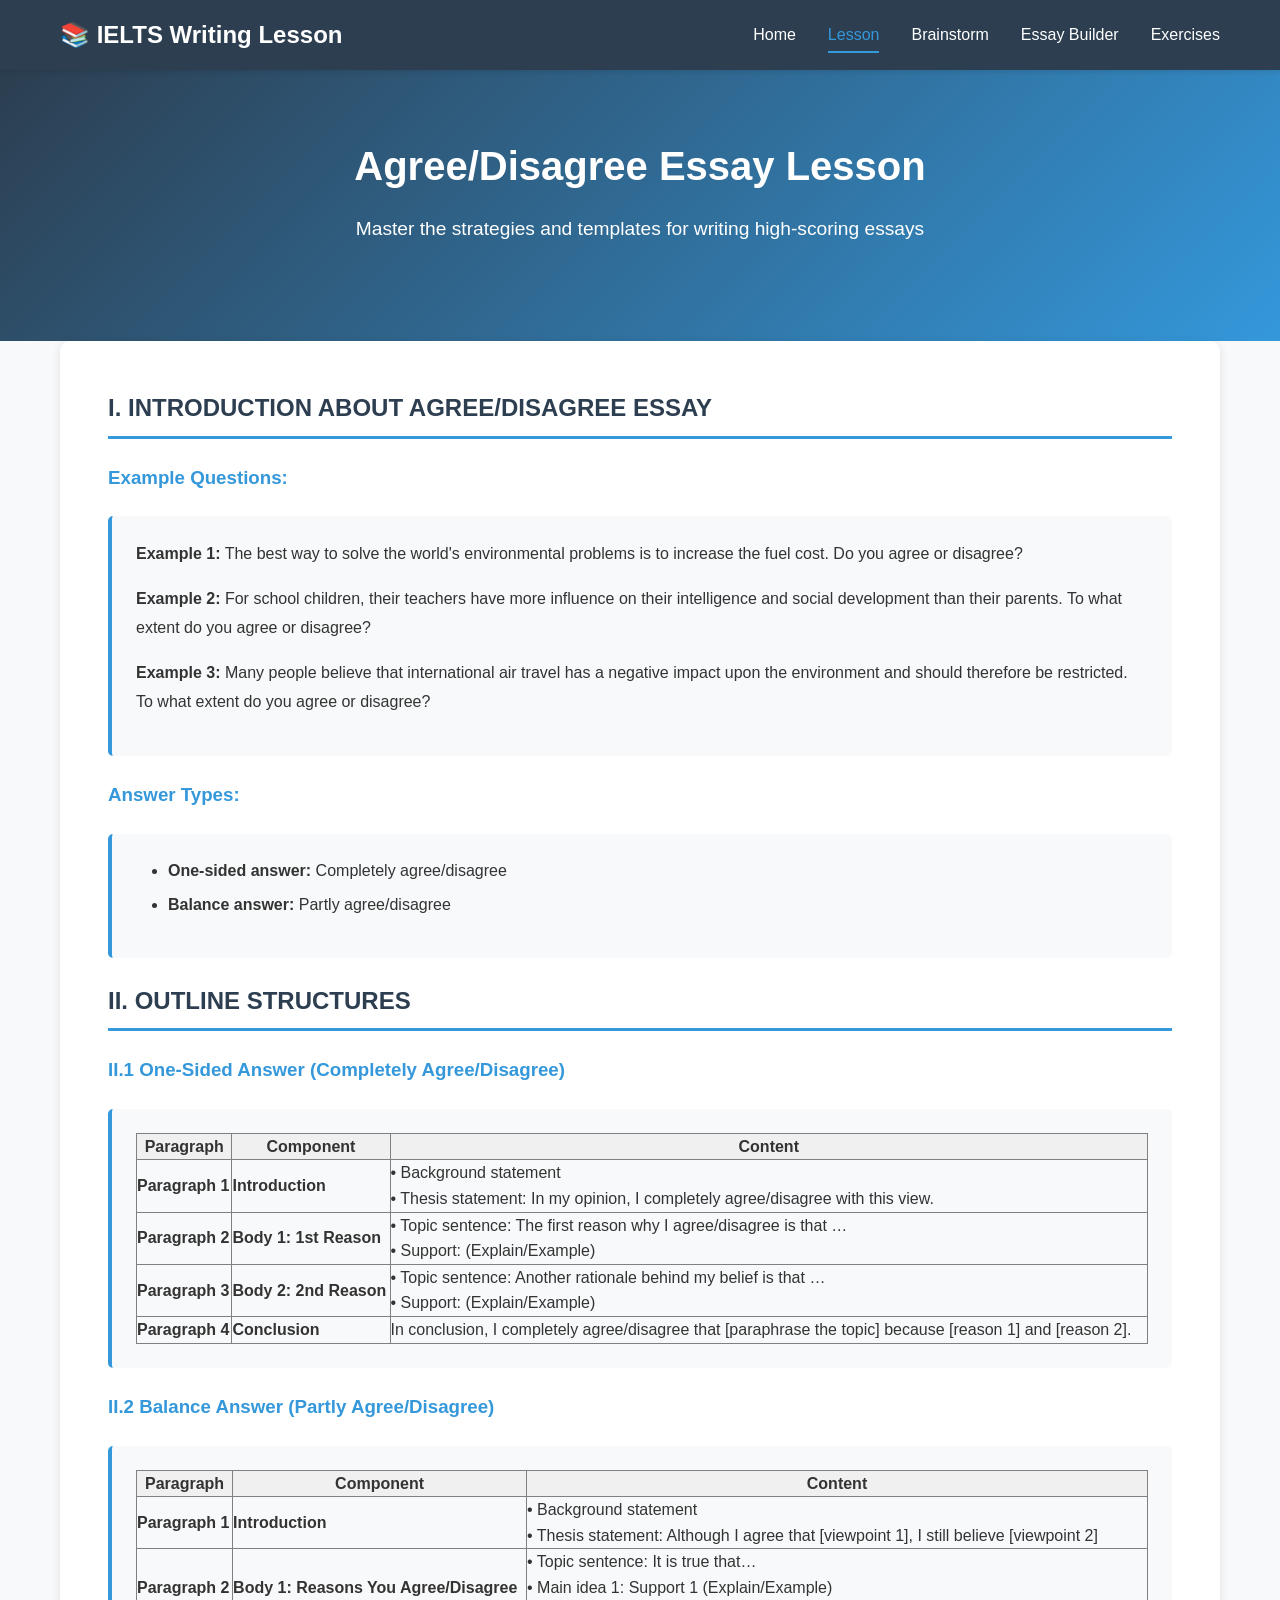
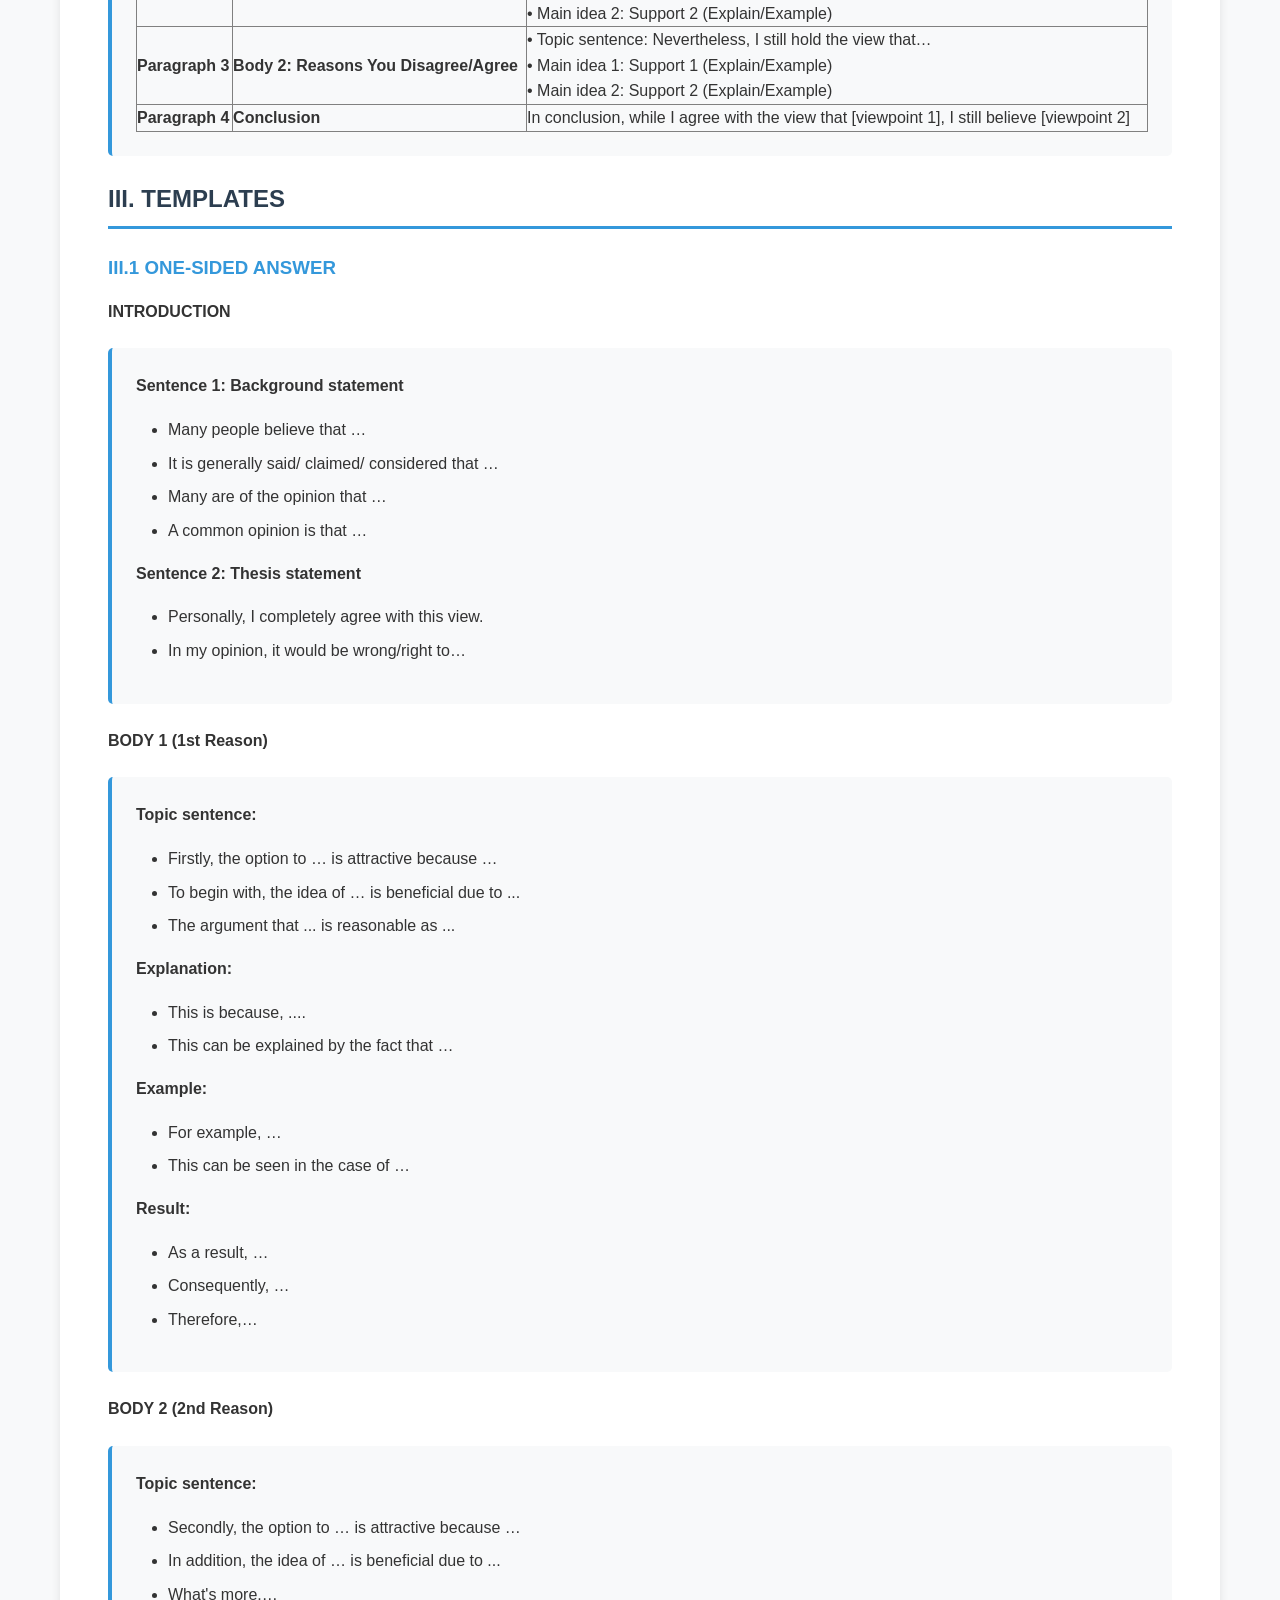
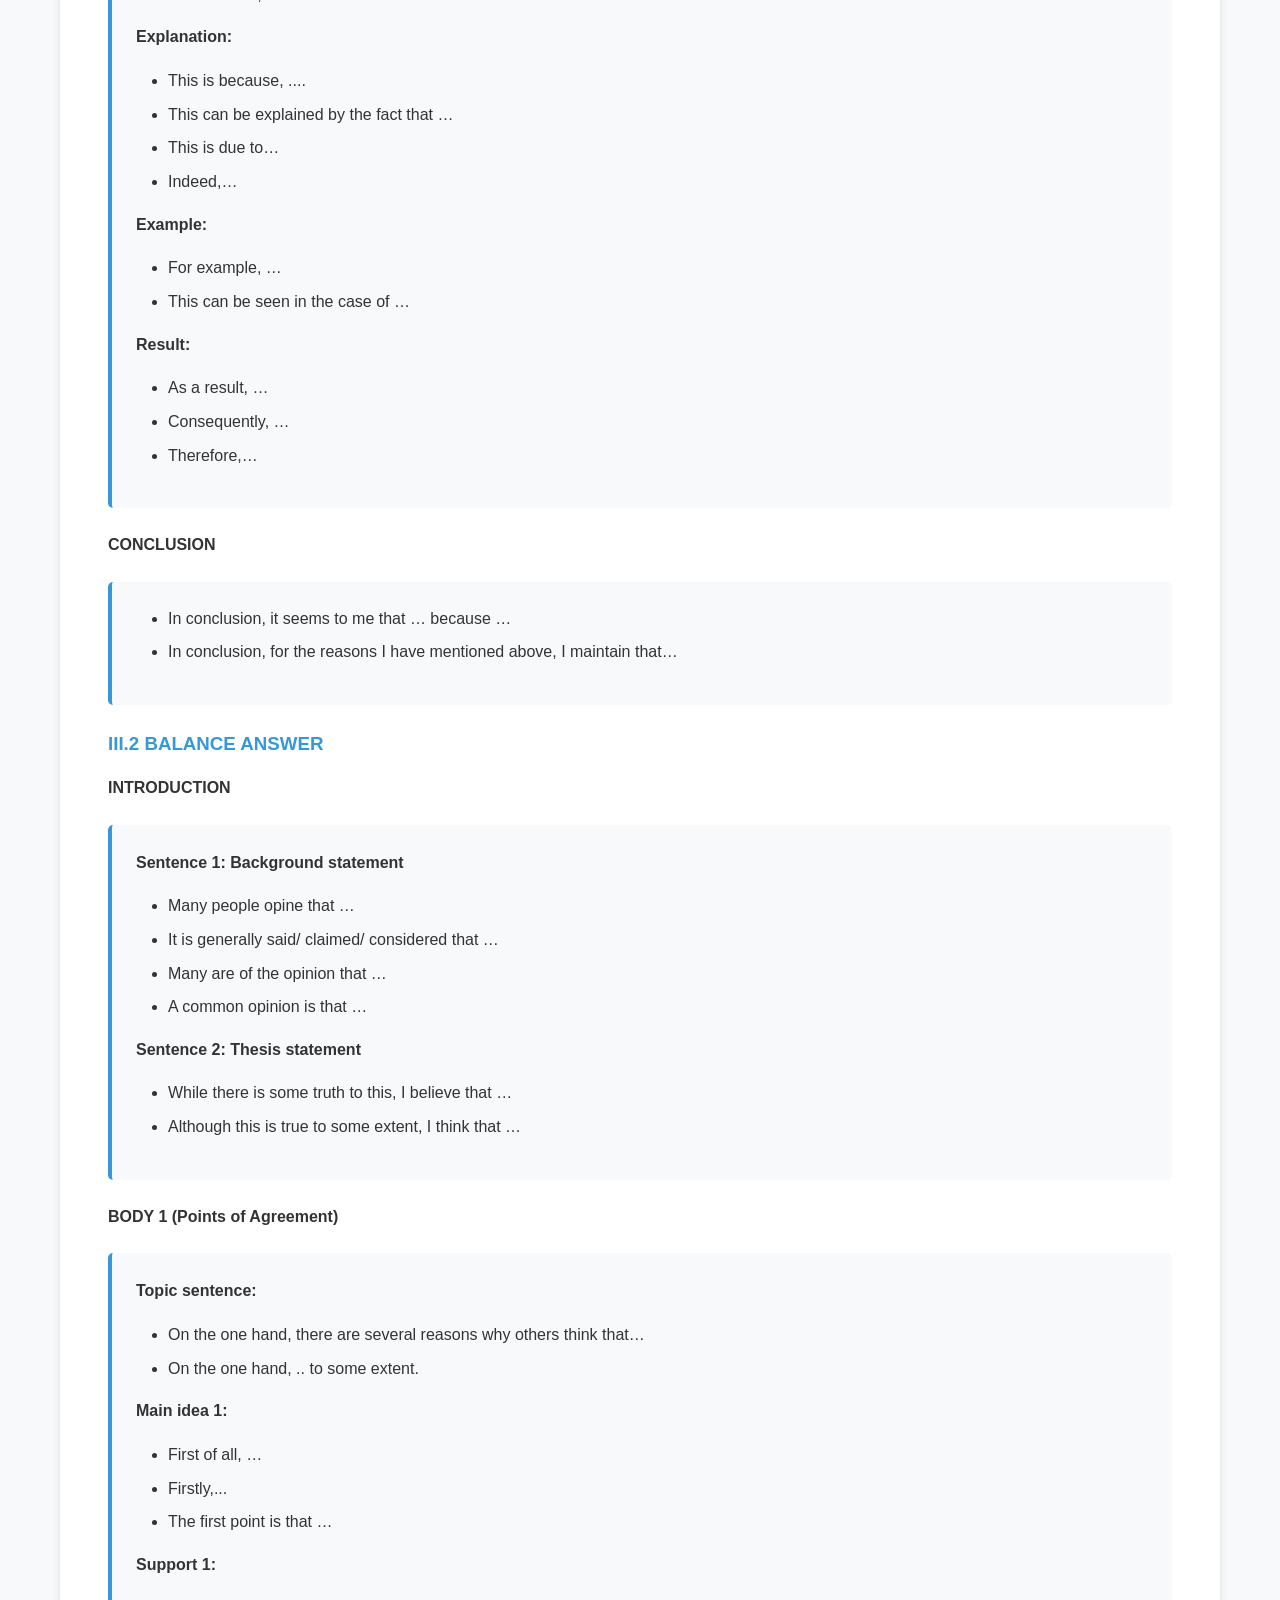
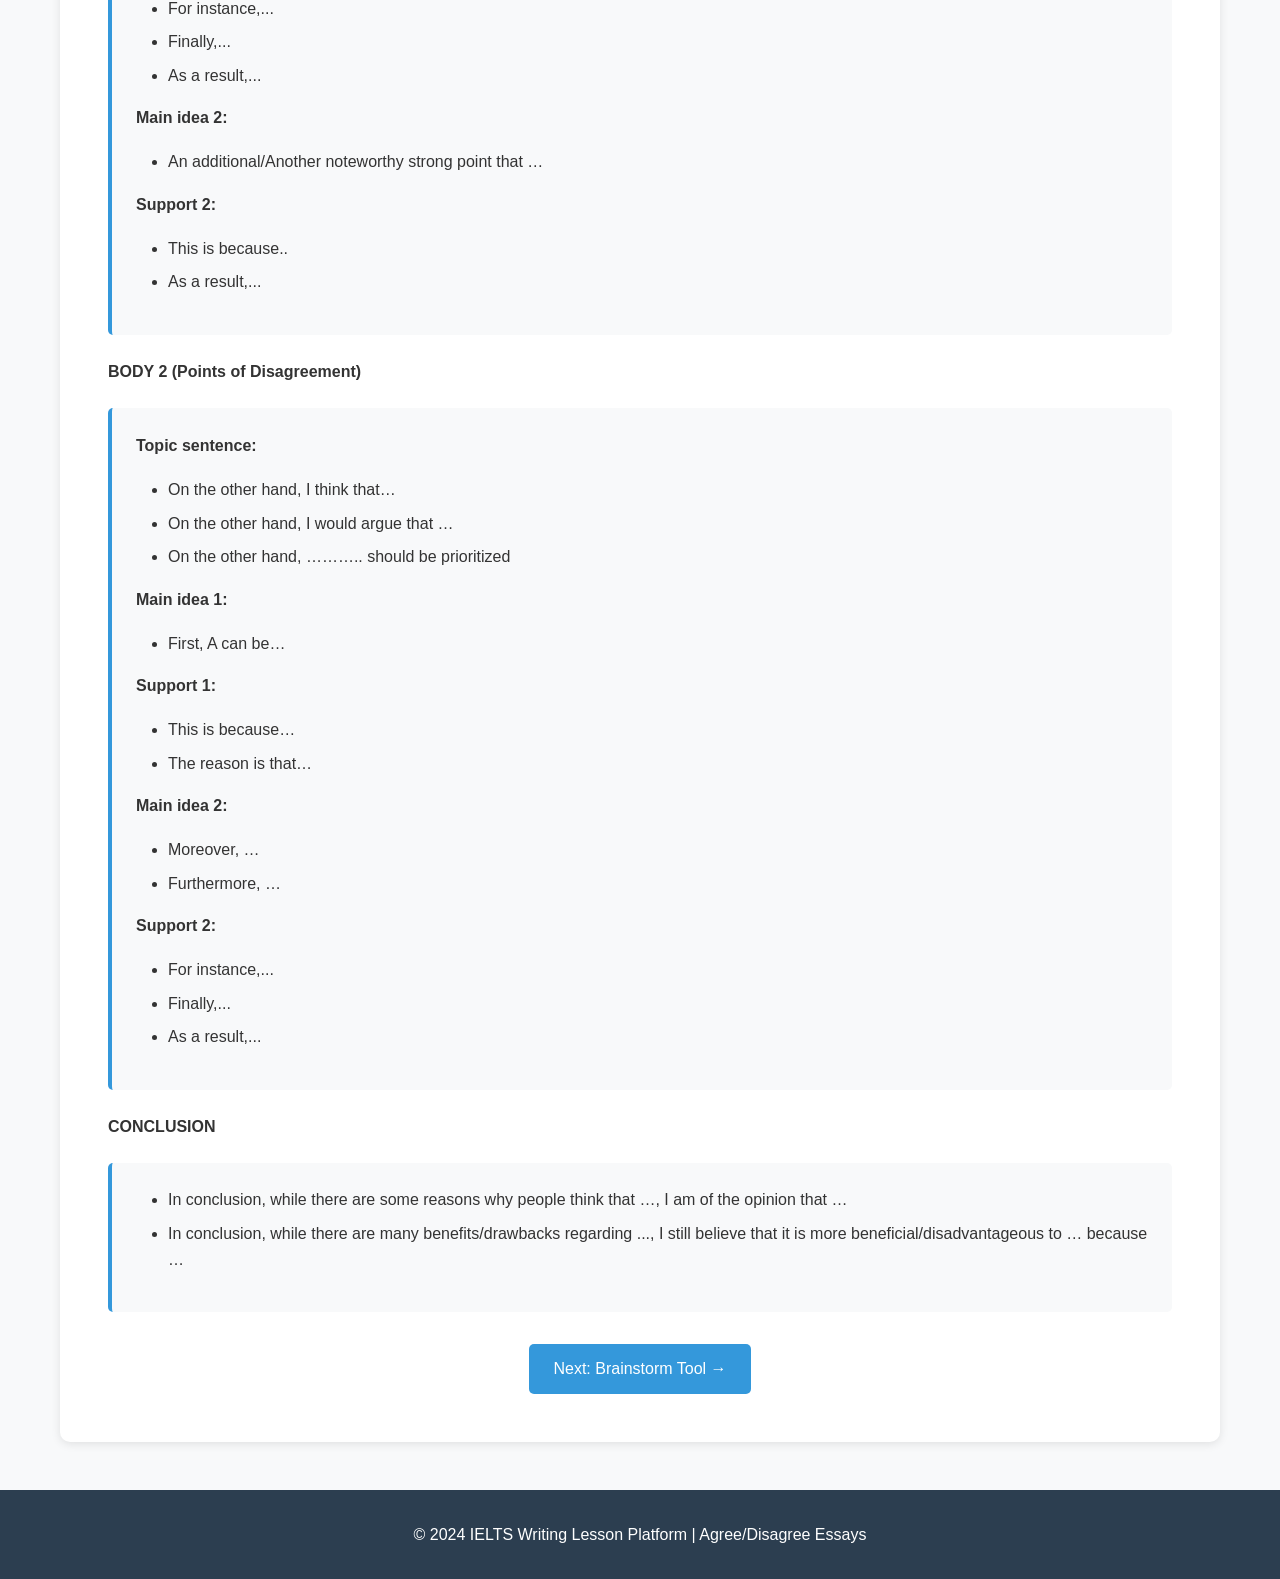
<file: pages/lesson.html>
<!DOCTYPE html>
<html lang="en">
<head>
    <meta charset="UTF-8">
    <meta name="viewport" content="width=device-width, initial-scale=1.0">
    <title>Lesson - IELTS Writing Agree/Disagree Essay</title>
    <link rel="stylesheet" href="../css/style.css">
</head>
<body>
    <nav class="navbar">
        <div class="container">
            <div class="logo">📚 IELTS Writing Lesson</div>
            <ul class="nav-menu">
                <li><a href="../index.html">Home</a></li>
                <li><a href="lesson.html" class="active">Lesson</a></li>
                <li><a href="brainstorm.html">Brainstorm</a></li>
                <li><a href="essay-builder.html">Essay Builder</a></li>
                <li><a href="exercises.html">Exercises</a></li>
            </ul>
        </div>
    </nav>

    <header class="hero">
        <div class="container">
            <h1>Agree/Disagree Essay Lesson</h1>
            <p>Master the strategies and templates for writing high-scoring essays</p>
        </div>
    </header>

    <main class="container">
        <div class="lesson-content">
            
            <!-- SECTION I: INTRODUCTION -->
            <h2>I. INTRODUCTION ABOUT AGREE/DISAGREE ESSAY</h2>
            
            <h3>Example Questions:</h3>
            <div class="template-box">
                <p><strong>Example 1:</strong> The best way to solve the world's environmental problems is to increase the fuel cost. Do you agree or disagree?</p>
                
                <p><strong>Example 2:</strong> For school children, their teachers have more influence on their intelligence and social development than their parents. To what extent do you agree or disagree?</p>
                
                <p><strong>Example 3:</strong> Many people believe that international air travel has a negative impact upon the environment and should therefore be restricted. To what extent do you agree or disagree?</p>
            </div>

            <h3>Answer Types:</h3>
            <div class="template-box">
                <ul>
                    <li><strong>One-sided answer:</strong> Completely agree/disagree</li>
                    <li><strong>Balance answer:</strong> Partly agree/disagree</li>
                </ul>
            </div>

            <!-- SECTION II: OUTLINE STRUCTURES -->
            <h2>II. OUTLINE STRUCTURES</h2>

            <h3>II.1 One-Sided Answer (Completely Agree/Disagree)</h3>
            <div class="template-box">
                <table border="1" cellpadding="10" cellspacing="0" style="width: 100%; border-collapse: collapse;">
                    <tr style="background-color: #f0f0f0;">
                        <th>Paragraph</th>
                        <th>Component</th>
                        <th>Content</th>
                    </tr>
                    <tr>
                        <td><strong>Paragraph 1</strong></td>
                        <td><strong>Introduction</strong></td>
                        <td>
                            • Background statement<br>
                            • Thesis statement: In my opinion, I completely agree/disagree with this view.
                        </td>
                    </tr>
                    <tr>
                        <td><strong>Paragraph 2</strong></td>
                        <td><strong>Body 1: 1st Reason</strong></td>
                        <td>
                            • Topic sentence: The first reason why I agree/disagree is that …<br>
                            • Support: (Explain/Example)
                        </td>
                    </tr>
                    <tr>
                        <td><strong>Paragraph 3</strong></td>
                        <td><strong>Body 2: 2nd Reason</strong></td>
                        <td>
                            • Topic sentence: Another rationale behind my belief is that …<br>
                            • Support: (Explain/Example)
                        </td>
                    </tr>
                    <tr>
                        <td><strong>Paragraph 4</strong></td>
                        <td><strong>Conclusion</strong></td>
                        <td>
                            In conclusion, I completely agree/disagree that [paraphrase the topic] because [reason 1] and [reason 2].
                        </td>
                    </tr>
                </table>
            </div>

            <h3>II.2 Balance Answer (Partly Agree/Disagree)</h3>
            <div class="template-box">
                <table border="1" cellpadding="10" cellspacing="0" style="width: 100%; border-collapse: collapse;">
                    <tr style="background-color: #f0f0f0;">
                        <th>Paragraph</th>
                        <th>Component</th>
                        <th>Content</th>
                    </tr>
                    <tr>
                        <td><strong>Paragraph 1</strong></td>
                        <td><strong>Introduction</strong></td>
                        <td>
                            • Background statement<br>
                            • Thesis statement: Although I agree that [viewpoint 1], I still believe [viewpoint 2]
                        </td>
                    </tr>
                    <tr>
                        <td><strong>Paragraph 2</strong></td>
                        <td><strong>Body 1: Reasons You Agree/Disagree</strong></td>
                        <td>
                            • Topic sentence: It is true that…<br>
                            • Main idea 1: Support 1 (Explain/Example)<br>
                            • Main idea 2: Support 2 (Explain/Example)
                        </td>
                    </tr>
                    <tr>
                        <td><strong>Paragraph 3</strong></td>
                        <td><strong>Body 2: Reasons You Disagree/Agree</strong></td>
                        <td>
                            • Topic sentence: Nevertheless, I still hold the view that…<br>
                            • Main idea 1: Support 1 (Explain/Example)<br>
                            • Main idea 2: Support 2 (Explain/Example)
                        </td>
                    </tr>
                    <tr>
                        <td><strong>Paragraph 4</strong></td>
                        <td><strong>Conclusion</strong></td>
                        <td>
                            In conclusion, while I agree with the view that [viewpoint 1], I still believe [viewpoint 2]
                        </td>
                    </tr>
                </table>
            </div>

            <!-- SECTION III: TEMPLATES -->
            <h2>III. TEMPLATES</h2>

            <h3>III.1 ONE-SIDED ANSWER</h3>

            <h4>INTRODUCTION</h4>
            <div class="template-box">
                <p><strong>Sentence 1: Background statement</strong></p>
                <ul>
                    <li>Many people believe that …</li>
                    <li>It is generally said/ claimed/ considered that …</li>
                    <li>Many are of the opinion that …</li>
                    <li>A common opinion is that …</li>
                </ul>

                <p><strong>Sentence 2: Thesis statement</strong></p>
                <ul>
                    <li>Personally, I completely agree with this view.</li>
                    <li>In my opinion, it would be wrong/right to…</li>
                </ul>
            </div>

            <h4>BODY 1 (1st Reason)</h4>
            <div class="template-box">
                <p><strong>Topic sentence:</strong></p>
                <ul>
                    <li>Firstly, the option to … is attractive because …</li>
                    <li>To begin with, the idea of … is beneficial due to ...</li>
                    <li>The argument that ... is reasonable as ...</li>
                </ul>

                <p><strong>Explanation:</strong></p>
                <ul>
                    <li>This is because, ....</li>
                    <li>This can be explained by the fact that …</li>
                </ul>

                <p><strong>Example:</strong></p>
                <ul>
                    <li>For example, …</li>
                    <li>This can be seen in the case of …</li>
                </ul>

                <p><strong>Result:</strong></p>
                <ul>
                    <li>As a result, …</li>
                    <li>Consequently, …</li>
                    <li>Therefore,…</li>
                </ul>
            </div>

            <h4>BODY 2 (2nd Reason)</h4>
            <div class="template-box">
                <p><strong>Topic sentence:</strong></p>
                <ul>
                    <li>Secondly, the option to … is attractive because …</li>
                    <li>In addition, the idea of … is beneficial due to ...</li>
                    <li>What's more,…</li>
                </ul>

                <p><strong>Explanation:</strong></p>
                <ul>
                    <li>This is because, ....</li>
                    <li>This can be explained by the fact that …</li>
                    <li>This is due to…</li>
                    <li>Indeed,…</li>
                </ul>

                <p><strong>Example:</strong></p>
                <ul>
                    <li>For example, …</li>
                    <li>This can be seen in the case of …</li>
                </ul>

                <p><strong>Result:</strong></p>
                <ul>
                    <li>As a result, …</li>
                    <li>Consequently, …</li>
                    <li>Therefore,…</li>
                </ul>
            </div>

            <h4>CONCLUSION</h4>
            <div class="template-box">
                <ul>
                    <li>In conclusion, it seems to me that … because …</li>
                    <li>In conclusion, for the reasons I have mentioned above, I maintain that…</li>
                </ul>
            </div>

            <h3>III.2 BALANCE ANSWER</h3>

            <h4>INTRODUCTION</h4>
            <div class="template-box">
                <p><strong>Sentence 1: Background statement</strong></p>
                <ul>
                    <li>Many people opine that …</li>
                    <li>It is generally said/ claimed/ considered that …</li>
                    <li>Many are of the opinion that …</li>
                    <li>A common opinion is that …</li>
                </ul>

                <p><strong>Sentence 2: Thesis statement</strong></p>
                <ul>
                    <li>While there is some truth to this, I believe that …</li>
                    <li>Although this is true to some extent, I think that …</li>
                </ul>
            </div>

            <h4>BODY 1 (Points of Agreement)</h4>
            <div class="template-box">
                <p><strong>Topic sentence:</strong></p>
                <ul>
                    <li>On the one hand, there are several reasons why others think that…</li>
                    <li>On the one hand, .. to some extent.</li>
                </ul>

                <p><strong>Main idea 1:</strong></p>
                <ul>
                    <li>First of all, …</li>
                    <li>Firstly,...</li>
                    <li>The first point is that …</li>
                </ul>

                <p><strong>Support 1:</strong></p>
                <ul>
                    <li>For instance,...</li>
                    <li>Finally,...</li>
                    <li>As a result,...</li>
                </ul>

                <p><strong>Main idea 2:</strong></p>
                <ul>
                    <li>An additional/Another noteworthy strong point that …</li>
                </ul>

                <p><strong>Support 2:</strong></p>
                <ul>
                    <li>This is because..</li>
                    <li>As a result,...</li>
                </ul>
            </div>

            <h4>BODY 2 (Points of Disagreement)</h4>
            <div class="template-box">
                <p><strong>Topic sentence:</strong></p>
                <ul>
                    <li>On the other hand, I think that…</li>
                    <li>On the other hand, I would argue that …</li>
                    <li>On the other hand, ……….. should be prioritized</li>
                </ul>

                <p><strong>Main idea 1:</strong></p>
                <ul>
                    <li>First, A can be…</li>
                </ul>

                <p><strong>Support 1:</strong></p>
                <ul>
                    <li>This is because…</li>
                    <li>The reason is that…</li>
                </ul>

                <p><strong>Main idea 2:</strong></p>
                <ul>
                    <li>Moreover, …</li>
                    <li>Furthermore, …</li>
                </ul>

                <p><strong>Support 2:</strong></p>
                <ul>
                    <li>For instance,...</li>
                    <li>Finally,...</li>
                    <li>As a result,...</li>
                </ul>
            </div>

            <h4>CONCLUSION</h4>
            <div class="template-box">
                <ul>
                    <li>In conclusion, while there are some reasons why people think that …, I am of the opinion that …</li>
                    <li>In conclusion, while there are many benefits/drawbacks regarding ..., I still believe that it is more beneficial/disadvantageous to … because …</li>
                </ul>
            </div>

            <div style="text-align: center; margin-top: 2rem;">
                <a href="brainstorm.html" class="btn btn-primary">Next: Brainstorm Tool →</a>
            </div>
        </div>
    </main>

    <footer class="footer">
        <div class="container">
            <p>&copy; 2024 IELTS Writing Lesson Platform | Agree/Disagree Essays</p>
        </div>
    </footer>

    <script src="../js/main.js"></script>
</body>
</html>
</file>
<file: css/style.css>
* {
    margin: 0;
    padding: 0;
    box-sizing: border-box;
}

:root {
    --primary-color: #2c3e50;
    --secondary-color: #3498db;
    --success-color: #27ae60;
    --danger-color: #e74c3c;
    --warning-color: #f39c12;
    --light-color: #ecf0f1;
    --dark-color: #2c3e50;
    --text-color: #333;
    --border-color: #ddd;
}

body {
    font-family: 'Segoe UI', Tahoma, Geneva, Verdana, sans-serif;
    color: var(--text-color);
    line-height: 1.6;
    background-color: #f8f9fa;
}

.container {
    max-width: 1200px;
    margin: 0 auto;
    padding: 0 20px;
}

/* Navbar */
.navbar {
    background-color: var(--primary-color);
    color: white;
    padding: 1rem 0;
    position: sticky;
    top: 0;
    z-index: 100;
    box-shadow: 0 2px 5px rgba(0,0,0,0.1);
}

.navbar .container {
    display: flex;
    justify-content: space-between;
    align-items: center;
}

.logo {
    font-size: 1.5rem;
    font-weight: bold;
}

.nav-menu {
    display: flex;
    list-style: none;
    gap: 2rem;
}

.nav-menu a {
    color: white;
    text-decoration: none;
    transition: color 0.3s ease;
    padding: 0.5rem 0;
}

.nav-menu a:hover,
.nav-menu a.active {
    color: var(--secondary-color);
    border-bottom: 2px solid var(--secondary-color);
}

/* Hero Section */
.hero {
    background: linear-gradient(135deg, var(--primary-color), var(--secondary-color));
    color: white;
    padding: 4rem 0;
    text-align: center;
}

.hero h1 {
    font-size: 2.5rem;
    margin-bottom: 1rem;
}

.hero p {
    font-size: 1.2rem;
    margin-bottom: 2rem;
}

/* Buttons */
.btn {
    display: inline-block;
    padding: 0.75rem 1.5rem;
    border: none;
    border-radius: 5px;
    cursor: pointer;
    font-size: 1rem;
    transition: all 0.3s ease;
    text-decoration: none;
}

.btn-primary {
    background-color: var(--secondary-color);
    color: white;
}

.btn-primary:hover {
    background-color: #2980b9;
    transform: translateY(-2px);
    box-shadow: 0 5px 15px rgba(0,0,0,0.2);
}

.btn-secondary {
    background-color: var(--success-color);
    color: white;
}

.btn-secondary:hover {
    background-color: #229954;
}

.btn-danger {
    background-color: var(--danger-color);
    color: white;
}

.btn-danger:hover {
    background-color: #c0392b;
}

/* Features Section */
.features {
    padding: 3rem 0;
}

.features h2 {
    text-align: center;
    font-size: 2rem;
    margin-bottom: 2rem;
    color: var(--primary-color);
}

.feature-grid {
    display: grid;
    grid-template-columns: repeat(auto-fit, minmax(250px, 1fr));
    gap: 2rem;
    margin-bottom: 3rem;
}

.feature-card {
    background: white;
    padding: 2rem;
    border-radius: 10px;
    box-shadow: 0 2px 10px rgba(0,0,0,0.1);
    transition: all 0.3s ease;
}

.feature-card:hover {
    transform: translateY(-5px);
    box-shadow: 0 5px 20px rgba(0,0,0,0.15);
}

.feature-card .icon {
    font-size: 2.5rem;
    margin-bottom: 1rem;
}

.feature-card h3 {
    color: var(--primary-color);
    margin-bottom: 0.5rem;
}

/* Stats Section */
.quick-stats {
    padding: 3rem 0;
    background-color: white;
    border-radius: 10px;
    margin-bottom: 3rem;
}

.quick-stats h2 {
    text-align: center;
    font-size: 2rem;
    margin-bottom: 2rem;
    color: var(--primary-color);
}

.stats-grid {
    display: grid;
    grid-template-columns: repeat(auto-fit, minmax(200px, 1fr));
    gap: 2rem;
}

.stat {
    text-align: center;
    padding: 2rem;
}

.stat h4 {
    color: var(--secondary-color);
    font-size: 1.5rem;
    margin-bottom: 0.5rem;
}

/* Lesson Content */
.lesson-content {
    background: white;
    padding: 3rem;
    border-radius: 10px;
    box-shadow: 0 2px 10px rgba(0,0,0,0.1);
    margin-bottom: 2rem;
}

.lesson-content h2 {
    color: var(--primary-color);
    margin-bottom: 1.5rem;
    border-bottom: 3px solid var(--secondary-color);
    padding-bottom: 0.5rem;
}

.lesson-content h3 {
    color: var(--secondary-color);
    margin-top: 1.5rem;
    margin-bottom: 1rem;
}

.lesson-content p {
    margin-bottom: 1rem;
    line-height: 1.8;
}

.lesson-content ul,
.lesson-content ol {
    margin-left: 2rem;
    margin-bottom: 1rem;
}

.lesson-content li {
    margin-bottom: 0.5rem;
}

.template-box {
    background-color: #f8f9fa;
    border-left: 4px solid var(--secondary-color);
    padding: 1.5rem;
    margin: 1.5rem 0;
    border-radius: 5px;
}

.template-box h4 {
    color: var(--primary-color);
    margin-bottom: 1rem;
}

/* Brainstorm Tool */
.brainstorm-container {
    display: grid;
    grid-template-columns: 1fr 1fr;
    gap: 2rem;
    margin-bottom: 2rem;
}

.brainstorm-section {
    background: white;
    padding: 2rem;
    border-radius: 10px;
    box-shadow: 0 2px 10px rgba(0,0,0,0.1);
}

.brainstorm-section h3 {
    color: var(--primary-color);
    margin-bottom: 1rem;
    border-bottom: 2px solid var(--secondary-color);
    padding-bottom: 0.5rem;
}

.brainstorm-input,
textarea {
    width: 100%;
    padding: 0.75rem;
    border: 1px solid var(--border-color);
    border-radius: 5px;
    font-family: inherit;
    font-size: 1rem;
    margin-bottom: 1rem;
}

.brainstorm-input:focus,
textarea:focus {
    outline: none;
    border-color: var(--secondary-color);
    box-shadow: 0 0 5px rgba(52, 152, 219, 0.3);
}

textarea {
    resize: vertical;
    min-height: 100px;
}

.idea-item {
    background-color: #f8f9fa;
    padding: 0.75rem;
    margin-bottom: 0.5rem;
    border-radius: 5px;
    display: flex;
    justify-content: space-between;
    align-items: center;
}

.delete-btn {
    background-color: var(--danger-color);
    color: white;
    border: none;
    padding: 0.25rem 0.5rem;
    border-radius: 3px;
    cursor: pointer;
    font-size: 0.8rem;
}

.delete-btn:hover {
    background-color: #c0392b;
}

/* Essay Builder */
.essay-builder {
    background: white;
    padding: 2rem;
    border-radius: 10px;
    box-shadow: 0 2px 10px rgba(0,0,0,0.1);
}

.builder-step {
    margin-bottom: 2rem;
    padding-bottom: 2rem;
    border-bottom: 1px solid var(--border-color);
}

.builder-step:last-child {
    border-bottom: none;
}

.step-title {
    font-size: 1.2rem;
    color: var(--primary-color);
    margin-bottom: 1rem;
    font-weight: bold;
}

.essay-preview {
    background-color: #f8f9fa;
    padding: 1.5rem;
    border-radius: 5px;
    margin-top: 1rem;
}

/* Exercises */
.exercises-container {
    display: grid;
    grid-template-columns: repeat(auto-fit, minmax(300px, 1fr));
    gap: 2rem;
    margin-bottom: 2rem;
}

.exercise-card {
    background: white;
    padding: 2rem;
    border-radius: 10px;
    box-shadow: 0 2px 10px rgba(0,0,0,0.1);
}

.exercise-number {
    display: inline-block;
    background-color: var(--secondary-color);
    color: white;
    width: 40px;
    height: 40px;
    border-radius: 50%;
    text-align: center;
    line-height: 40px;
    font-weight: bold;
    margin-bottom: 1rem;
}

.exercise-card h3 {
    color: var(--primary-color);
    margin-bottom: 1rem;
}

.exercise-card p {
    margin-bottom: 1rem;
}

.hint {
    background-color: #fff3cd;
    border-left: 4px solid var(--warning-color);
    padding: 1rem;
    margin: 1rem 0;
    border-radius: 5px;
    display: none;
}

.hint.show {
    display: block;
}

/* Progress Tracking */
.progress-bar {
    background-color: var(--light-color);
    border-radius: 10px;
    height: 30px;
    overflow: hidden;
    margin: 1rem 0;
}

.progress-fill {
    background: linear-gradient(90deg, var(--secondary-color), var(--success-color));
    height: 100%;
    display: flex;
    align-items: center;
    justify-content: center;
    color: white;
    font-weight: bold;
    transition: width 0.3s ease;
}

.stats {
    display: grid;
    grid-template-columns: repeat(auto-fit, minmax(150px, 1fr));
    gap: 1rem;
    margin: 1rem 0;
}

.stat-box {
    background: white;
    padding: 1rem;
    border-radius: 5px;
    text-align: center;
    box-shadow: 0 2px 5px rgba(0,0,0,0.1);
}

.stat-box .number {
    font-size: 1.5rem;
    color: var(--secondary-color);
    font-weight: bold;
}

.stat-box .label {
    color: #666;
    font-size: 0.9rem;
}

/* Footer */
.footer {
    background-color: var(--primary-color);
    color: white;
    text-align: center;
    padding: 2rem 0;
    margin-top: 3rem;
}

/* Responsive */
@media (max-width: 768px) {
    .nav-menu {
        flex-direction: column;
        gap: 0.5rem;
    }

    .hero h1 {
        font-size: 1.8rem;
    }

    .feature-grid,
    .stats-grid,
    .exercises-container {
        grid-template-columns: 1fr;
    }

    .brainstorm-container {
        grid-template-columns: 1fr;
    }

    .lesson-content {
        padding: 1.5rem;
    }
}
</file>
